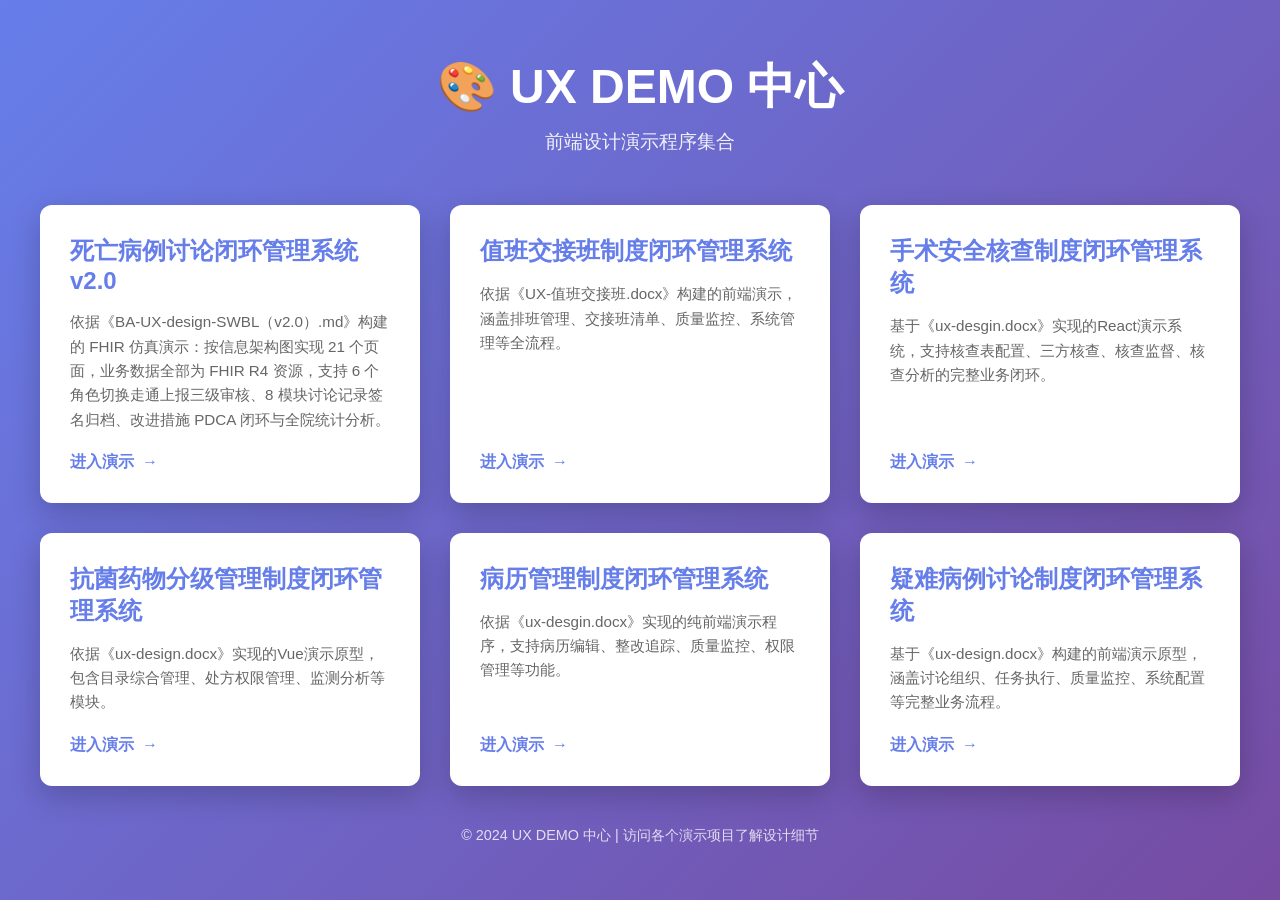
<file: index.html>
<!DOCTYPE html>
<html lang="zh-CN">
<head>
    <meta charset="UTF-8">
    <meta name="viewport" content="width=device-width, initial-scale=1.0">
    <title>UX DEMO 中心</title>
    <style>
        * {
            margin: 0;
            padding: 0;
            box-sizing: border-box;
        }

        body {
            font-family: -apple-system, BlinkMacSystemFont, 'Segoe UI', Roboto, 'Helvetica Neue', Arial, sans-serif;
            background: linear-gradient(135deg, #667eea 0%, #764ba2 100%);
            min-height: 100vh;
            display: flex;
            align-items: center;
            justify-content: center;
            padding: 20px;
        }

        .container {
            max-width: 1200px;
            width: 100%;
        }

        .header {
            text-align: center;
            color: white;
            margin-bottom: 50px;
        }

        .header h1 {
            font-size: 3rem;
            margin-bottom: 10px;
            font-weight: 700;
        }

        .header p {
            font-size: 1.2rem;
            opacity: 0.9;
        }

        .demos-grid {
            display: grid;
            grid-template-columns: repeat(auto-fit, minmax(300px, 1fr));
            gap: 30px;
            margin-bottom: 40px;
        }

        .demo-card {
            background: white;
            border-radius: 12px;
            padding: 30px;
            box-shadow: 0 10px 30px rgba(0, 0, 0, 0.2);
            transition: all 0.3s ease;
            text-decoration: none;
            color: inherit;
            cursor: pointer;
            display: flex;
            flex-direction: column;
        }

        .demo-card:hover {
            transform: translateY(-5px);
            box-shadow: 0 15px 40px rgba(0, 0, 0, 0.3);
        }

        .demo-card h2 {
            color: #667eea;
            margin-bottom: 15px;
            font-size: 1.5rem;
        }

        .demo-card p {
            color: #666;
            margin-bottom: 20px;
            flex-grow: 1;
            font-size: 0.95rem;
            line-height: 1.6;
        }

        .demo-card .link {
            color: #667eea;
            font-weight: 600;
            display: inline-flex;
            align-items: center;
            gap: 8px;
            transition: gap 0.3s ease;
        }

        .demo-card:hover .link {
            gap: 12px;
        }

        .demo-card .link::after {
            content: '→';
        }

        .footer {
            text-align: center;
            color: white;
            opacity: 0.8;
            font-size: 0.9rem;
        }
    </style>
</head>
<body>
    <div class="container">
        <div class="header">
            <h1>🎨 UX DEMO 中心</h1>
            <p>前端设计演示程序集合</p>
        </div>

        <div class="demos-grid">
            <a href="/SWBL/" class="demo-card">
                <h2>死亡病例讨论闭环管理系统 v2.0</h2>
                <p>依据《BA-UX-design-SWBL（v2.0）.md》构建的 FHIR 仿真演示：按信息架构图实现 21 个页面，业务数据全部为 FHIR R4 资源，支持 6 个角色切换走通上报三级审核、8 模块讨论记录签名归档、改进措施 PDCA 闭环与全院统计分析。</p>
                <span class="link">进入演示</span>
            </a>

            <a href="/JJB/" class="demo-card">
                <h2>值班交接班制度闭环管理系统</h2>
                <p>依据《UX-值班交接班.docx》构建的前端演示，涵盖排班管理、交接班清单、质量监控、系统管理等全流程。</p>
                <span class="link">进入演示</span>
            </a>

            <a href="/SSAQ/" class="demo-card">
                <h2>手术安全核查制度闭环管理系统</h2>
                <p>基于《ux-desgin.docx》实现的React演示系统，支持核查表配置、三方核查、核查监督、核查分析的完整业务闭环。</p>
                <span class="link">进入演示</span>
            </a>

            <a href="/KJYWFJ/" class="demo-card">
                <h2>抗菌药物分级管理制度闭环管理系统</h2>
                <p>依据《ux-design.docx》实现的Vue演示原型，包含目录综合管理、处方权限管理、监测分析等模块。</p>
                <span class="link">进入演示</span>
            </a>

            <a href="/BLGL/app/" class="demo-card">
                <h2>病历管理制度闭环管理系统</h2>
                <p>依据《ux-desgin.docx》实现的纯前端演示程序，支持病历编辑、整改追踪、质量监控、权限管理等功能。</p>
                <span class="link">进入演示</span>
            </a>

            <a href="/YNBLTL/" class="demo-card">
                <h2>疑难病例讨论制度闭环管理系统</h2>
                <p>基于《ux-design.docx》构建的前端演示原型，涵盖讨论组织、任务执行、质量监控、系统配置等完整业务流程。</p>
                <span class="link">进入演示</span>
            </a>
        </div>

        <div class="footer">
            <p>© 2024 UX DEMO 中心 | 访问各个演示项目了解设计细节</p>
        </div>
    </div>
</body>
</html>
</file>
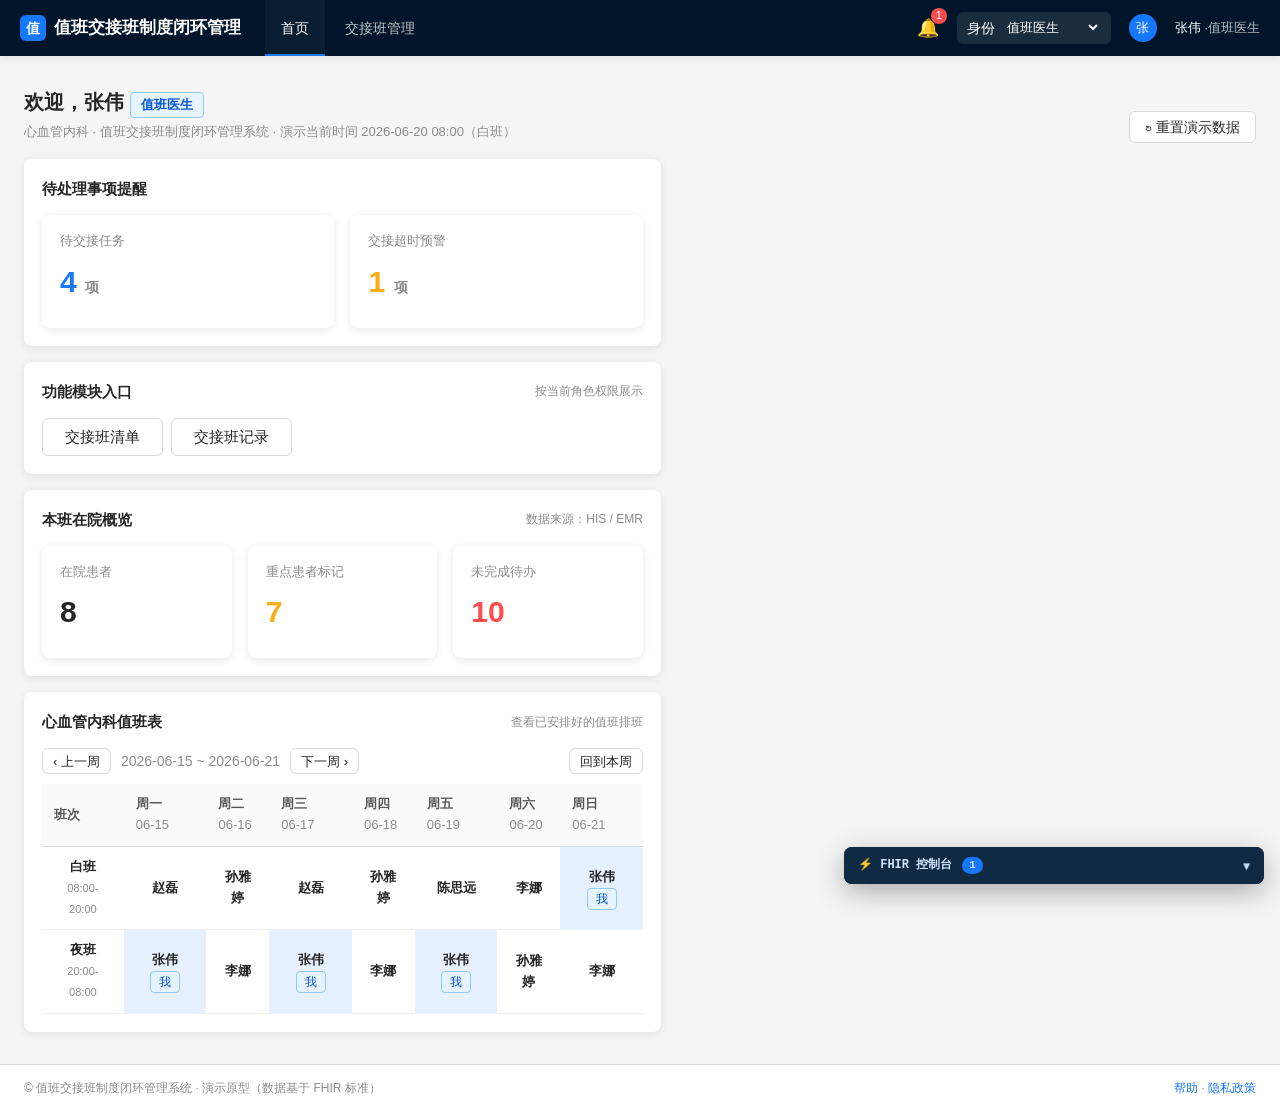
<file: JJB/index.html>
<!DOCTYPE html>
<html lang="zh-CN">
<head>
<meta charset="UTF-8">
<meta name="viewport" content="width=device-width, initial-scale=1.0">
<title>值班交接班制度闭环管理系统</title>
<link rel="stylesheet" href="assets/css/style.css">
</head>
<body>
  <!-- 顶部导航 -->
  <header id="topbar" class="topbar"></header>

  <!-- 主体：侧栏 + 内容 -->
  <div class="layout">
    <aside id="sidebar" class="sidebar"></aside>
    <main class="main">
      <div id="breadcrumb" class="breadcrumb"></div>
      <div id="view" class="view"></div>
      <footer class="footer">
        <span>© 值班交接班制度闭环管理系统 · 演示原型（数据基于 FHIR 标准）</span>
        <span><a href="#">帮助</a> · <a href="#">隐私政策</a></span>
      </footer>
    </main>
  </div>

  <!-- FHIR 请求控制台（可折叠） -->
  <div id="fhir-console" class="fhir-console collapsed">
    <div class="fc-head" onclick="App.toggleConsole()">
      <span>⚡ FHIR 控制台</span>
      <span class="fc-count" id="fc-count">0</span>
      <span class="fc-toggle">▲</span>
    </div>
    <div class="fc-body" id="fc-body"></div>
  </div>

  <!-- 全局容器：弹框 / 提示 -->
  <div id="modal-root"></div>
  <div id="toast-root" class="toast-root"></div>

  <!-- 按依赖顺序加载（classic scripts，零构建，可直接静态托管） -->
  <script src="assets/js/util.js"></script>
  <script src="assets/js/fhir.js"></script>
  <script src="assets/js/seed.js"></script>
  <script src="assets/js/auth.js"></script>
  <script src="assets/js/pages/home.js"></script>
  <script src="assets/js/pages/rule.js"></script>
  <script src="assets/js/pages/template.js"></script>
  <script src="assets/js/pages/roster.js"></script>
  <script src="assets/js/pages/handover-list.js"></script>
  <script src="assets/js/pages/handover-record.js"></script>
  <script src="assets/js/pages/monitor.js"></script>
  <script src="assets/js/pages/report.js"></script>
  <script src="assets/js/pages/sysconfig.js"></script>
  <script src="assets/js/pages/userperm.js"></script>
  <script src="assets/js/router.js"></script>
  <script src="assets/js/app.js"></script>
</body>
</html>
</file>
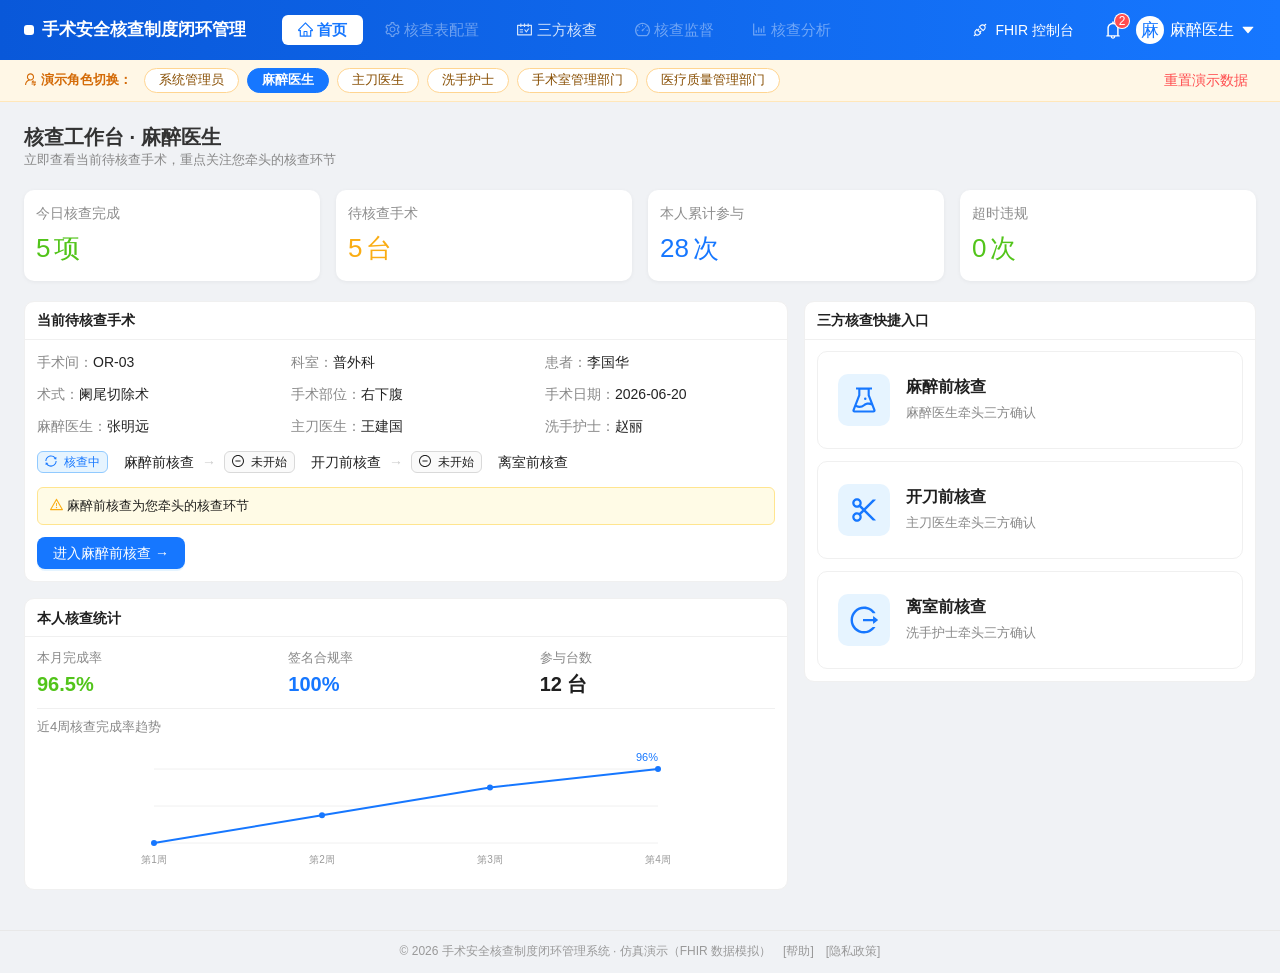
<file: SSAQ/index.html>
<!DOCTYPE html>
<html lang="zh-CN">
<head>
  <meta charset="UTF-8" />
  <meta name="viewport" content="width=device-width, initial-scale=1.0" />
  <title>手术安全核查制度闭环管理系统 · 仿真演示</title>
  <link rel="stylesheet" href="vendor/reset.css" />
  <link rel="stylesheet" href="src/app.css" />
</head>
<body>
  <div id="root">
    <div id="boot">正在加载手术安全核查制度闭环管理系统…</div>
  </div>

  <!-- 依赖（本地打包，离线可用） -->
  <script src="vendor/react.production.min.js"></script>
  <script src="vendor/react-dom.production.min.js"></script>
  <script src="vendor/dayjs.min.js"></script>
  <script src="vendor/antd.min.js"></script>
  <script src="vendor/icons.min.js"></script>

  <!-- FHIR 仿真数据层（纯 JS，先于 Babel 执行） -->
  <script src="src/store.js"></script>

  <!-- Babel 运行时 + 业务页面（JSX） -->
  <script src="vendor/babel.min.js"></script>
  <script type="text/babel" data-presets="react" src="src/ui-common.jsx"></script>
  <script type="text/babel" data-presets="react" src="src/pages-home.jsx"></script>
  <script type="text/babel" data-presets="react" src="src/pages-config.jsx"></script>
  <script type="text/babel" data-presets="react" src="src/pages-checklist.jsx"></script>
  <script type="text/babel" data-presets="react" src="src/pages-monitor.jsx"></script>
  <script type="text/babel" data-presets="react" src="src/pages-analysis.jsx"></script>
  <script type="text/babel" data-presets="react" src="src/main.jsx"></script>
</body>
</html>
</file>
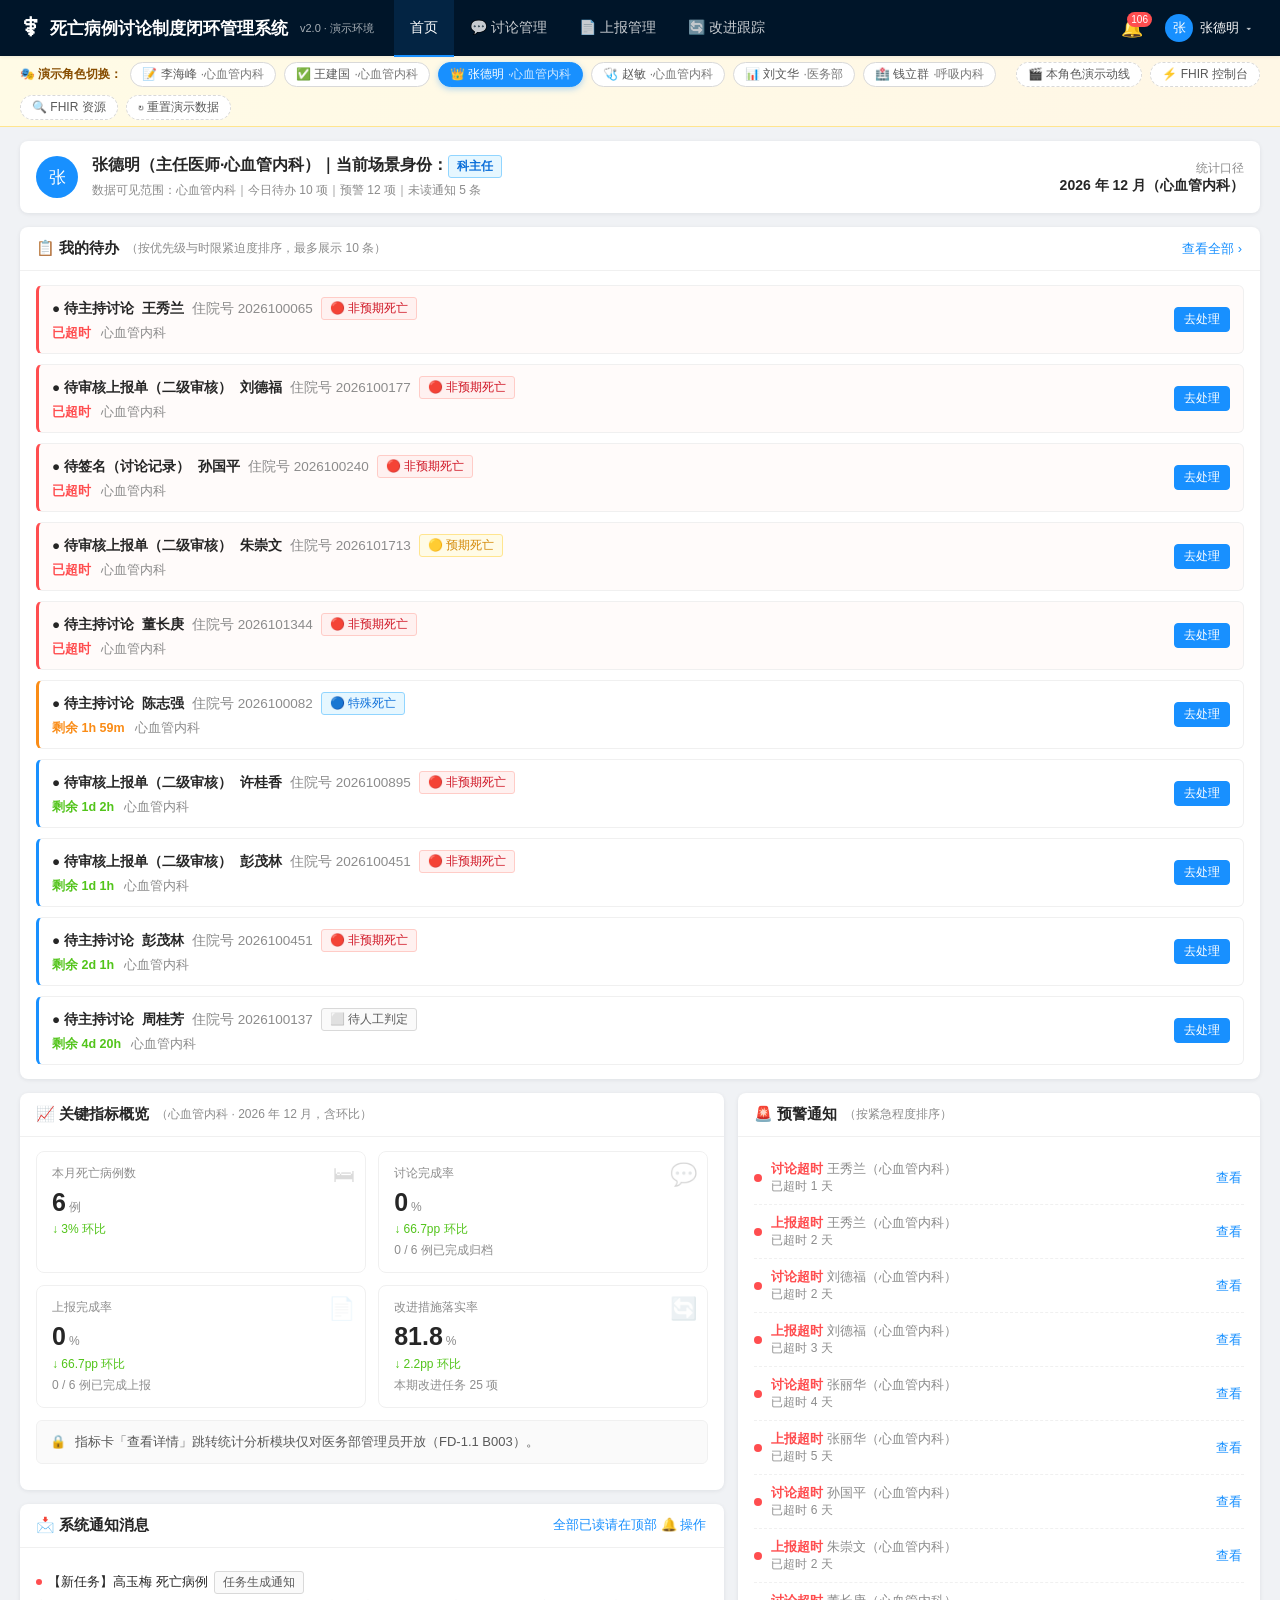
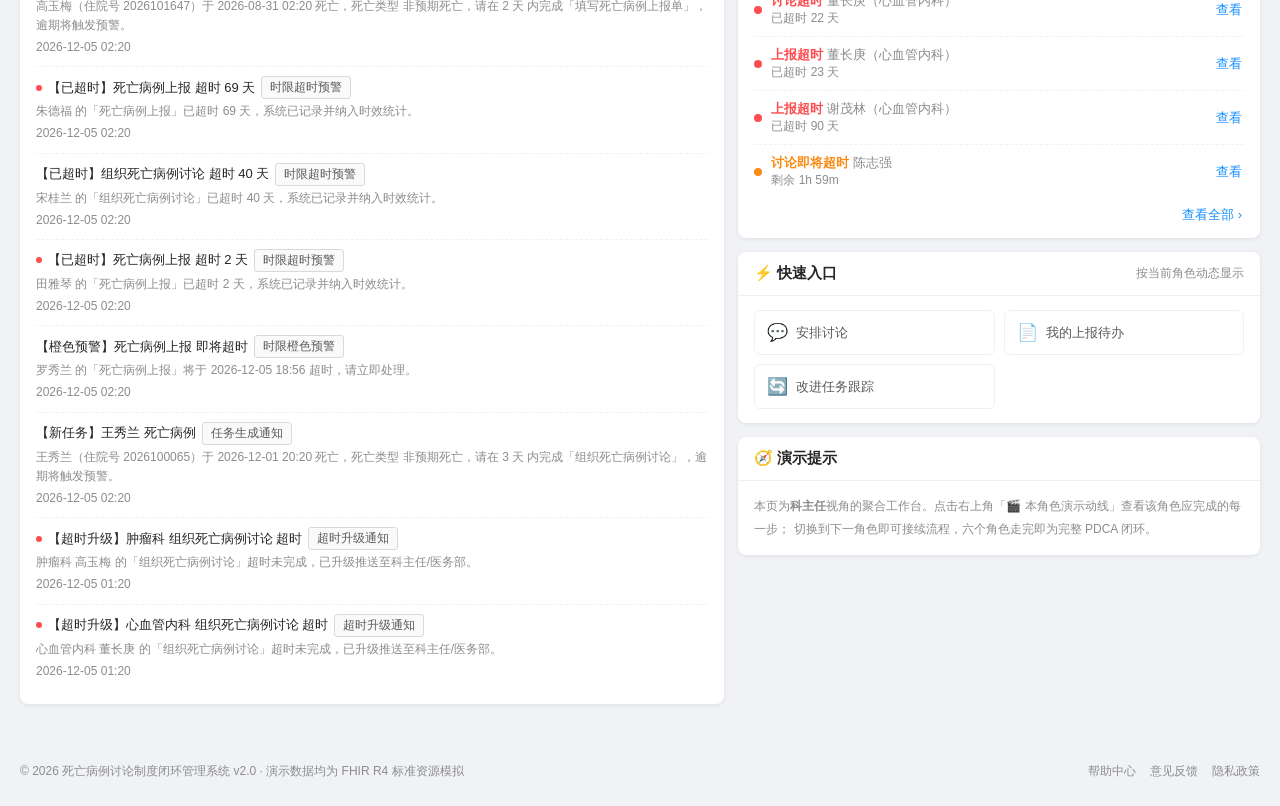
<file: SWBL/index.html>
<!DOCTYPE html>
<html lang="zh-CN">
<head>
  <meta charset="UTF-8">
  <meta name="viewport" content="width=device-width, initial-scale=1.0">
  <title>死亡病例讨论制度闭环管理系统 · 仿真演示</title>
  <link rel="stylesheet" href="css/styles.css">
</head>
<body>
  <div id="app"></div>

  <!-- 框架（本地零依赖） -->
  <script src="lib/vue.global.prod.js"></script>

  <!-- 数据层：FHIR 内存库 → 扩展编解码 → 词表与 Profile → 领域常量 → 时限引擎 → 状态机 -->
  <script src="js/fhir-store.js"></script>
  <script src="js/fhir-ext.js"></script>
  <script src="js/fhir-codesystems.js"></script>
  <script src="js/domain.js"></script>
  <script src="js/limits.js"></script>
  <script src="js/workflow.js"></script>

  <!-- 种子：基础数据与配置 → 病例工厂 → 演示剧本与背景量 -->
  <script src="js/seed.js"></script>
  <script src="js/case-factory.js"></script>
  <script src="js/seed-cases.js"></script>

  <!-- 服务层与统计 -->
  <script src="js/services.js"></script>
  <script src="js/stats.js"></script>

  <!-- 应用壳与通用组件 -->
  <script>window.AMS = { components: {}, pages: {} };</script>
  <script src="js/components/common.js"></script>
  <script src="js/app.js"></script>

  <!-- 页面：工作台 -->
  <script src="js/pages/home.js"></script>
  <script src="js/pages/forbidden.js"></script>

  <!-- 页面：讨论管理 L2-1 / L3-1-2 / L3-1-3 -->
  <script src="js/pages/discuss-list.js"></script>
  <script src="js/pages/discuss-detail.js"></script>
  <script src="js/pages/discuss-record.js"></script>

  <!-- 页面：上报管理 L2-2 / L3-2-2 -->
  <script src="js/pages/report-list.js"></script>
  <script src="js/pages/report-form.js"></script>

  <!-- 页面：改进跟踪 L2-3 / L3-3-2 -->
  <script src="js/pages/improve-list.js"></script>
  <script src="js/pages/improve-detail.js"></script>

  <!-- 页面：统计分析 L3-4-1 ~ L3-4-7 -->
  <script src="js/pages/stat-overview.js"></script>
  <script src="js/pages/stat-dept.js"></script>
  <script src="js/pages/stat-cause.js"></script>
  <script src="js/pages/stat-trend.js"></script>
  <script src="js/pages/stat-improve.js"></script>
  <script src="js/pages/stat-timeliness.js"></script>
  <script src="js/pages/stat-report.js"></script>

  <!-- 页面：系统管理 L3-5-1 ~ L3-5-6 -->
  <script src="js/pages/sys-template.js"></script>
  <script src="js/pages/sys-timeout.js"></script>
  <script src="js/pages/sys-basedata.js"></script>
  <script src="js/pages/sys-role.js"></script>
  <script src="js/pages/sys-notify.js"></script>
  <script src="js/pages/sys-approval.js"></script>

  <!-- 启动：初始化 FHIR 基础数据与演示病例，然后挂载应用 -->
  <script>
    (function () {
      var t0 = Date.now();
      Seed.runBase();
      SeedCases.run();
      window.__SEED_MS__ = Date.now() - t0;
      window.__BOOT__();
      console.log('[SWBL] 初始化完成，种子耗时 ' + window.__SEED_MS__ + 'ms');
    })();
  </script>
</body>
</html>
</file>
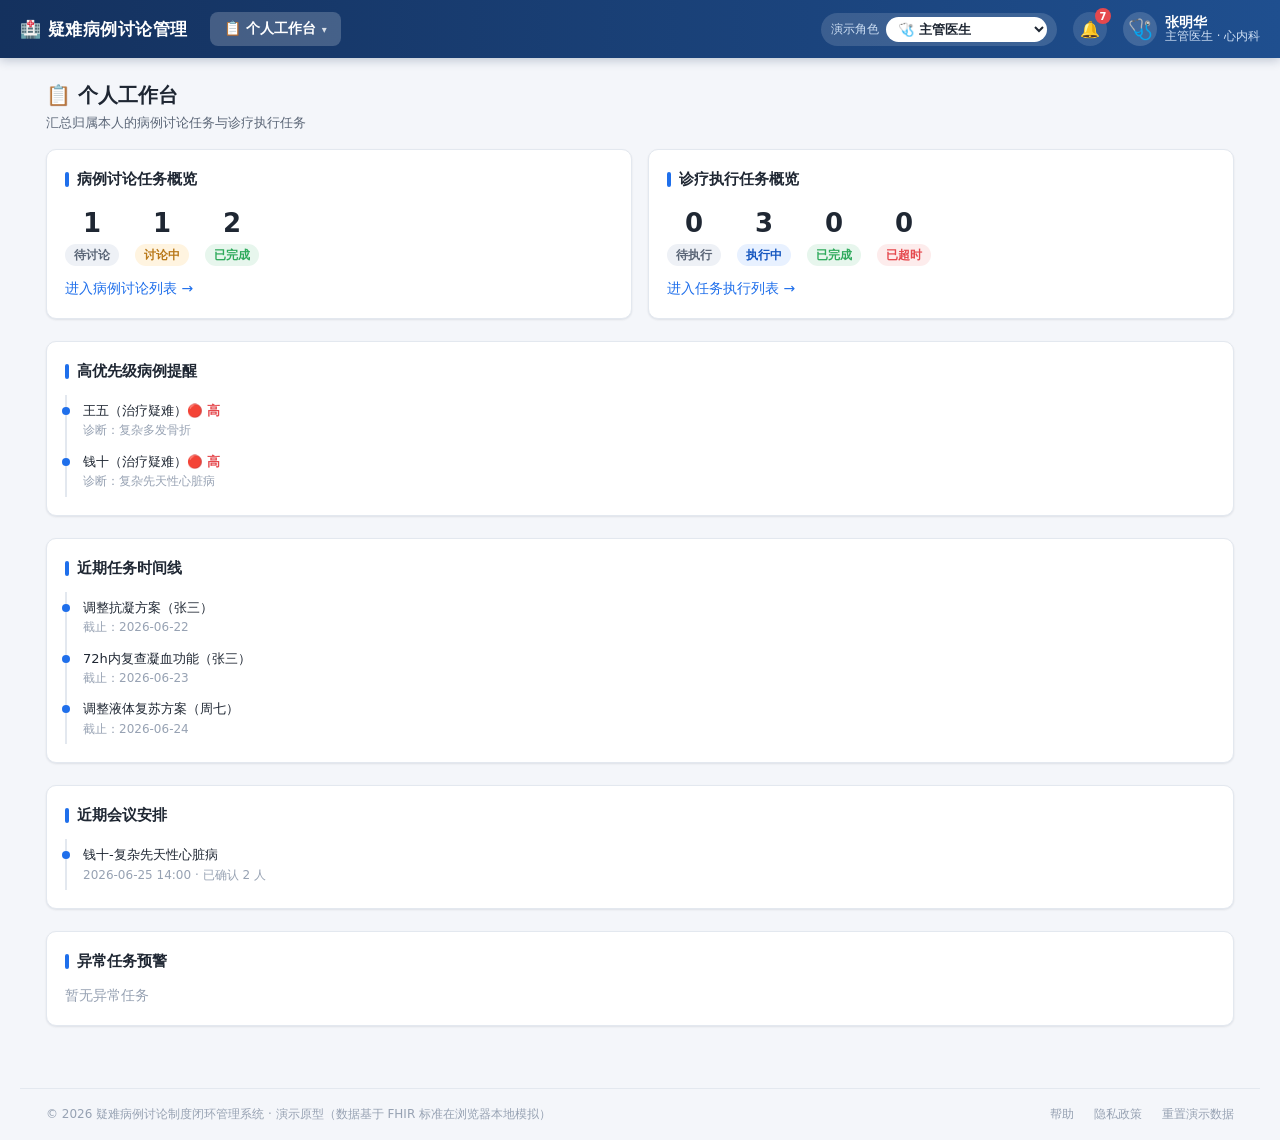
<file: YNBLTL/index.html>
<!DOCTYPE html>
<html lang="zh-CN">
<head>
  <meta charset="UTF-8" />
  <meta name="viewport" content="width=device-width, initial-scale=1.0" />
  <title>疑难病例讨论制度闭环管理系统 · 演示原型</title>
  <link rel="stylesheet" href="css/styles.css" />
</head>
<body>
  <!-- ===================== 顶部导航栏 (A) ===================== -->
  <header class="topbar" id="topbar">
    <div class="topbar-left">
      <span class="brand">🏥 疑难病例讨论管理</span>
      <nav class="mainnav" id="mainnav"><!-- 主导航按角色动态渲染 --></nav>
    </div>
    <div class="topbar-right">
      <!-- 角色切换器：演示时通过它切换登录角色，体验完整业务流程 -->
      <div class="role-switcher" id="roleSwitcher" title="切换演示角色">
        <span class="role-switcher-label">演示角色</span>
        <select id="roleSelect"></select>
      </div>
      <button class="icon-btn" id="msgBtn" title="消息通知">
        🔔<span class="badge" id="msgBadge">0</span>
      </button>
      <div class="user-chip" id="userChip">
        <span class="avatar" id="userAvatar">👤</span>
        <span class="user-meta">
          <span class="user-name" id="userName">—</span>
          <span class="user-role" id="userRole">—</span>
        </span>
      </div>
    </div>
  </header>

  <!-- ===================== 面包屑 (B) ===================== -->
  <div class="breadcrumb-bar" id="breadcrumbBar" style="display:none">
    <nav class="breadcrumb" id="breadcrumb"></nav>
  </div>

  <!-- ===================== 主内容容器 ===================== -->
  <main class="page-root" id="pageRoot"></main>

  <!-- ===================== 底部信息栏 (E) ===================== -->
  <footer class="footer">
    <span>© 2026 疑难病例讨论制度闭环管理系统 · 演示原型（数据基于 FHIR 标准在浏览器本地模拟）</span>
    <span class="footer-links">
      <a href="#" id="helpLink">帮助</a>
      <a href="#" id="privacyLink">隐私政策</a>
      <a href="#" id="resetLink" title="清空本地缓存并重新生成演示数据">重置演示数据</a>
    </span>
  </footer>

  <!-- ===================== 全局容器 ===================== -->
  <div id="modalLayer"></div>
  <div id="toastLayer"></div>
  <div id="drawerLayer"></div>

  <!-- ===================== 脚本（按依赖顺序加载，无需构建工具） ===================== -->
  <script src="js/util.js"></script>
  <script src="js/fhir.js"></script>
  <script src="js/seed.js"></script>
  <script src="js/auth.js"></script>
  <script src="js/components.js"></script>
  <script src="js/domain.js"></script>
  <script src="js/router.js"></script>
  <script src="js/pages/workbench.js"></script>
  <script src="js/pages/discussion.js"></script>
  <script src="js/pages/meeting-create.js"></script>
  <script src="js/pages/research-record.js"></script>
  <script src="js/pages/tracking.js"></script>
  <script src="js/pages/reports.js"></script>
  <script src="js/pages/admin.js"></script>
  <script src="js/app.js"></script>
</body>
</html>
</file>
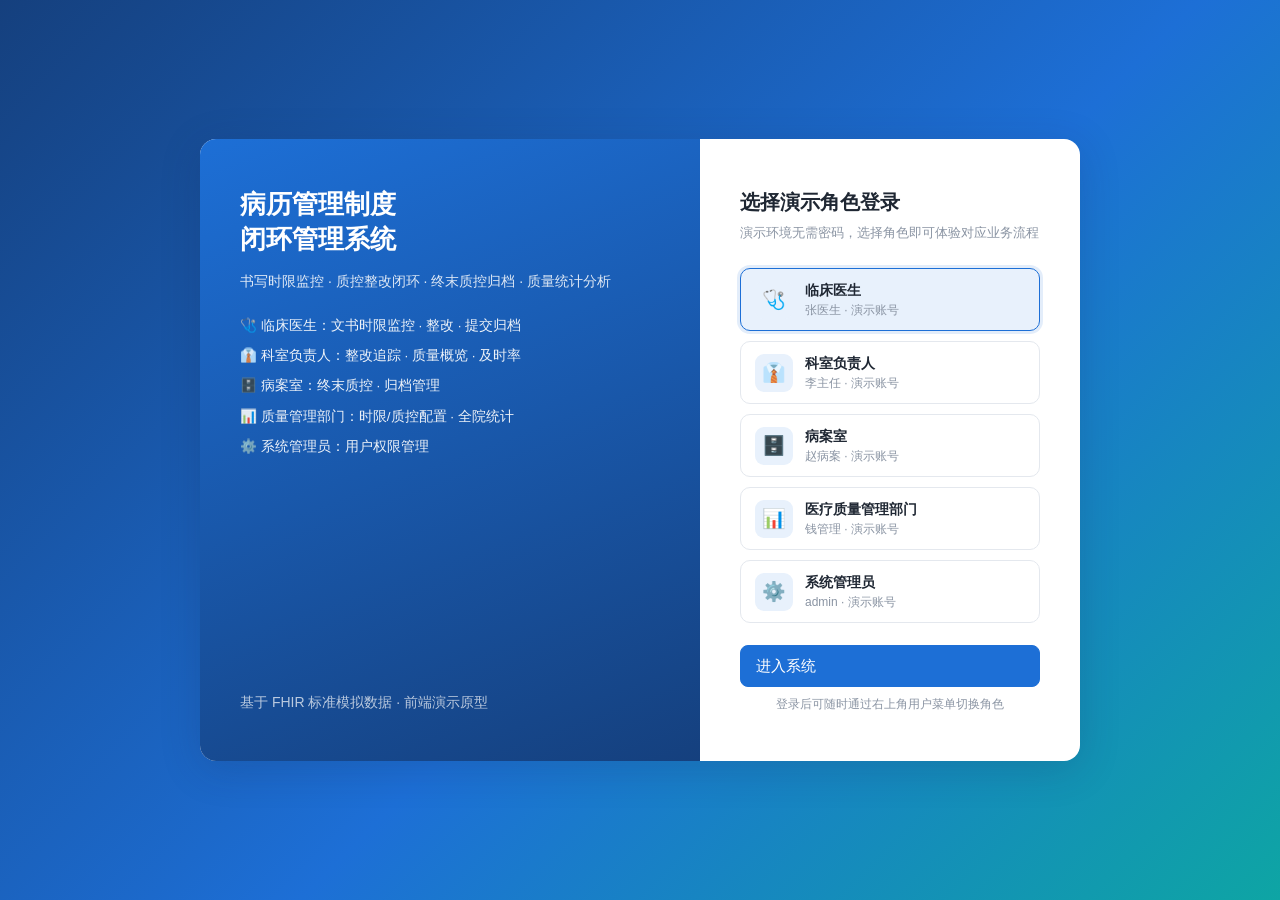
<file: BLGL/app/index.html>
<!DOCTYPE html>
<html lang="zh-CN">
<head>
  <meta charset="UTF-8">
  <meta name="viewport" content="width=device-width, initial-scale=1.0">
  <title>病历管理制度闭环管理系统 · 演示原型</title>
  <link rel="stylesheet" href="css/styles.css">
  <link rel="icon" href="data:image/svg+xml,<svg xmlns='http://www.w3.org/2000/svg' viewBox='0 0 100 100'><text y='.9em' font-size='90'>🏥</text></svg>">
</head>
<body>
  <div id="root"></div>

  <!-- 数据与业务层 -->
  <script src="js/data.js"></script>
  <script src="js/business.js"></script>
  <script src="js/ui.js"></script>
  <script src="js/emr.js"></script>
  <script src="js/app.js"></script>
  <!-- 页面共享 -->
  <script src="js/pages/shared.js"></script>
  <!-- 各页面 -->
  <script src="js/pages/home.js"></script>
  <script src="js/pages/time-monitor.js"></script>
  <script src="js/pages/rectify.js"></script>
  <script src="js/pages/rectify-track.js"></script>
  <script src="js/pages/archive.js"></script>
  <script src="js/pages/quality.js"></script>
  <script src="js/pages/timeliness.js"></script>
  <script src="js/pages/time-config.js"></script>
  <script src="js/pages/qc-config.js"></script>
  <script src="js/pages/perm.js"></script>

  <script>App.init();</script>
</body>
</html>
</file>
<file: JJB/assets/css/style.css>
/* ===== 设计令牌（参考 Ant Design 色彩体系，文档规定） ===== */
:root{
  --primary:#1677FF; --success:#52C41A; --warning:#FAAD14; --error:#FF4D4F;
  --neutral:#8C8C8C; --bg:#F5F5F5; --card:#FFFFFF; --border:#D9D9D9;
  --text:#262626; --text-2:#595959; --text-3:#8C8C8C;
  --blue:#1677FF; --purple:#722ED1; --cyan:#13C2C2; --green:#52C41A;
  --orange:#FAAD14; --red:#FF4D4F;
  --radius:8px; --shadow:0 2px 8px rgba(0,0,0,.09);
}
*{box-sizing:border-box}
html,body{margin:0;padding:0}
body{font-family:-apple-system,"Segoe UI","PingFang SC","Microsoft YaHei",sans-serif;
  background:var(--bg);color:var(--text);font-size:14px;line-height:1.6}
a{color:var(--primary);text-decoration:none}
a:hover{text-decoration:underline}
h1,h2,h3,h4{margin:0}

/* ===== 顶部导航 ===== */
.topbar{position:sticky;top:0;z-index:50;height:56px;background:#001529;color:#fff;
  display:flex;align-items:center;padding:0 20px;gap:24px;box-shadow:var(--shadow)}
.topbar .logo{font-size:17px;font-weight:600;white-space:nowrap;display:flex;align-items:center;gap:8px}
.topbar .logo .mark{background:var(--primary);width:26px;height:26px;border-radius:6px;
  display:inline-flex;align-items:center;justify-content:center;font-size:14px}
.topbar nav{display:flex;gap:4px;flex:1}
.topbar nav a{color:rgba(255,255,255,.75);padding:0 16px;height:56px;line-height:56px;
  font-size:14px;border-bottom:2px solid transparent}
.topbar nav a:hover{color:#fff;text-decoration:none}
.topbar nav a.active{color:#fff;border-bottom-color:var(--primary);background:rgba(255,255,255,.04)}
.topbar .right{display:flex;align-items:center;gap:18px}
.topbar .bell{position:relative;cursor:pointer;font-size:18px}
.topbar .bell .badge{position:absolute;top:-6px;right:-8px;background:var(--error);color:#fff;
  font-size:11px;min-width:16px;height:16px;border-radius:8px;display:flex;align-items:center;
  justify-content:center;padding:0 4px;line-height:1}
.role-switch{display:flex;align-items:center;gap:8px;background:rgba(255,255,255,.1);
  padding:5px 10px;border-radius:6px;cursor:pointer}
.role-switch select{background:transparent;color:#fff;border:none;font-size:13px;cursor:pointer;outline:none}
.role-switch select option{color:#000}
.avatar{width:28px;height:28px;border-radius:50%;background:var(--primary);color:#fff;
  display:flex;align-items:center;justify-content:center;font-size:13px}

/* ===== 布局 ===== */
.layout{display:flex;min-height:calc(100vh - 56px)}
.sidebar{width:208px;background:var(--card);border-right:1px solid var(--border);padding:12px 0;flex-shrink:0}
.sidebar .grp{padding:8px 20px 4px;color:var(--text-3);font-size:12px;font-weight:600}
.sidebar a{display:flex;align-items:center;gap:10px;padding:10px 20px;color:var(--text-2);font-size:14px}
.sidebar a:hover{background:#f0f7ff;text-decoration:none;color:var(--primary)}
.sidebar a.active{background:#e6f0ff;color:var(--primary);font-weight:600;
  border-right:3px solid var(--primary)}
.sidebar.empty{display:none}
.main{flex:1;display:flex;flex-direction:column;min-width:0}
.breadcrumb{padding:14px 24px 0;color:var(--text-3);font-size:13px}
.breadcrumb b{color:var(--text-2);font-weight:400}
.view{flex:1;padding:16px 24px}
.footer{display:flex;justify-content:space-between;padding:14px 24px;color:var(--text-3);font-size:12px;
  border-top:1px solid var(--border);background:var(--card)}

/* ===== 通用卡片/区块 ===== */
.card{background:var(--card);border-radius:var(--radius);box-shadow:var(--shadow);padding:18px;margin-bottom:16px}
.card.flat{box-shadow:none;border:1px solid var(--border)}
.card-title{font-size:15px;font-weight:600;margin-bottom:14px;display:flex;align-items:center;
  justify-content:space-between;gap:8px}
.card-title .sub{font-size:12px;color:var(--text-3);font-weight:400}
.page-head{display:flex;justify-content:space-between;align-items:flex-end;margin-bottom:16px;gap:12px;flex-wrap:wrap}
.page-head h2{font-size:20px}
.page-head .desc{color:var(--text-3);font-size:13px;margin-top:4px;max-width:680px}
.row{display:flex;gap:16px;flex-wrap:wrap}
.col{flex:1;min-width:0}
.grid-1{display:grid;grid-template-columns:1fr;gap:16px}
.grid-2{display:grid;grid-template-columns:1fr 1fr;gap:16px}
.grid-3{display:grid;grid-template-columns:repeat(3,1fr);gap:16px}
.grid-4{display:grid;grid-template-columns:repeat(4,1fr);gap:16px}
@media(max-width:1100px){.grid-4{grid-template-columns:repeat(2,1fr)}.grid-3{grid-template-columns:1fr 1fr}}

/* ===== 按钮 ===== */
.btn{display:inline-flex;align-items:center;gap:6px;height:32px;padding:0 15px;border-radius:6px;
  border:1px solid var(--border);background:#fff;color:var(--text);font-size:14px;cursor:pointer;
  transition:.15s;white-space:nowrap;line-height:1}
.btn:hover{color:var(--primary);border-color:var(--primary)}
.btn.primary{background:var(--primary);border-color:var(--primary);color:#fff}
.btn.primary:hover{background:#4096ff;border-color:#4096ff;color:#fff}
.btn.danger{color:var(--error);border-color:#ffccc7}
.btn.danger:hover{background:var(--error);color:#fff;border-color:var(--error)}
.btn.sm{height:26px;padding:0 10px;font-size:13px}
.btn.lg{height:38px;padding:0 22px;font-size:15px}
.btn:disabled{opacity:.5;cursor:not-allowed}
.btn-link{background:none;border:none;color:var(--primary);cursor:pointer;font-size:13px;padding:0 4px}
.btn-link.danger{color:var(--error)}
.btn-link:hover{text-decoration:underline}
.btn-group{display:flex;gap:8px;flex-wrap:wrap}

/* ===== 表格 ===== */
table.tbl{width:100%;border-collapse:collapse;font-size:13px}
.tbl th{text-align:left;padding:10px 12px;background:#fafafa;color:var(--text-2);font-weight:600;
  border-bottom:1px solid var(--border);white-space:nowrap}
.tbl td{padding:10px 12px;border-bottom:1px solid #f0f0f0;vertical-align:middle}
.tbl tr:hover td{background:#fafcff}
.tbl tr.muted td{color:var(--text-3);background:#fafafa}
.tbl tr.warn-row td{background:#fffbe6}
.tbl tr.error-row td{background:#fff1f0}
.tbl tr.clickable{cursor:pointer}
.tbl tr.selected td{background:#e6f0ff}
.tbl .num{text-align:right;font-variant-numeric:tabular-nums}

/* ===== 标签 ===== */
.tag{display:inline-flex;align-items:center;gap:4px;height:22px;padding:0 8px;border-radius:4px;
  font-size:12px;line-height:1;border:1px solid transparent}
.tag.green{background:#f6ffed;color:#389e0d;border-color:#b7eb8f}
.tag.red{background:#fff1f0;color:#cf1322;border-color:#ffa39e}
.tag.orange{background:#fff7e6;color:#d46b08;border-color:#ffd591}
.tag.blue{background:#e6f4ff;color:#0958d9;border-color:#91caff}
.tag.purple{background:#f9f0ff;color:#531dab;border-color:#d3adf7}
.tag.cyan{background:#e6fffb;color:#08979c;border-color:#87e8de}
.tag.gray,.tag.default{background:#fafafa;color:#8c8c8c;border-color:#d9d9d9}
.tag.lg{height:26px;font-size:13px;padding:0 10px}

/* ===== 表单 ===== */
.form-item{margin-bottom:14px}
.form-item > label{display:block;margin-bottom:6px;font-size:13px;color:var(--text-2)}
.form-item > label .req{color:var(--error);margin-right:3px}
.input,.select,textarea.input{width:100%;height:32px;border:1px solid var(--border);border-radius:6px;
  padding:0 11px;font-size:14px;outline:none;background:#fff;font-family:inherit}
textarea.input{height:auto;padding:7px 11px;resize:vertical}
.input:focus,.select:focus,textarea.input:focus{border-color:var(--primary);box-shadow:0 0 0 2px rgba(22,119,255,.1)}
.input.err{border-color:var(--error)}
.field-err{color:var(--error);font-size:12px;margin-top:4px;min-height:0}
.form-row{display:flex;gap:12px}.form-row .form-item{flex:1}
.hint{background:#f0f7ff;border:1px solid #91caff;border-radius:6px;padding:10px 12px;font-size:12px;
  color:var(--text-2);margin-bottom:12px}
.hint.warn{background:#fffbe6;border-color:#ffe58f}

/* ===== 指标卡片 ===== */
.kpi{background:var(--card);border-radius:var(--radius);box-shadow:var(--shadow);padding:16px 18px}
.kpi .label{color:var(--text-3);font-size:13px;display:flex;align-items:center;gap:6px}
.kpi .value{font-size:30px;font-weight:700;margin:6px 0;font-variant-numeric:tabular-nums}
.kpi .delta{font-size:12px}
.kpi .delta.up{color:var(--success)}.kpi .delta.down{color:var(--error)}
.kpi.warn .value{color:var(--warning)} .kpi.error .value{color:var(--error)}

/* ===== 弹框 ===== */
.modal-mask{position:fixed;inset:0;background:rgba(0,0,0,.45);z-index:100;display:flex;
  align-items:flex-start;justify-content:center;padding:60px 16px;overflow:auto}
.modal-mask.drawer-mask{padding:0;align-items:stretch}
.modal{background:#fff;border-radius:var(--radius);box-shadow:0 8px 28px rgba(0,0,0,.2);width:600px;
  max-width:100%;animation:pop .18s ease}
.modal.wide{width:760px}
.modal.drawer{width:520px;max-width:100%;align-self:stretch;border-radius:0;margin-left:auto;
  height:100vh;display:flex;flex-direction:column;animation:slidein .18s ease}
@keyframes pop{from{transform:translateY(-12px);opacity:0}to{transform:none;opacity:1}}
@keyframes slidein{from{transform:translateX(24px);opacity:0}to{transform:none;opacity:1}}
.modal-head{padding:16px 20px;border-bottom:1px solid var(--border);font-size:16px;font-weight:600;
  display:flex;justify-content:space-between;align-items:center;flex-shrink:0}
.modal-head .x{cursor:pointer;color:var(--text-3);font-size:18px}
.modal-body{padding:20px;max-height:62vh;overflow:auto}
.modal.drawer .modal-body{max-height:none;flex:1;overflow:auto;min-height:0}
.modal-foot{padding:12px 20px;border-top:1px solid var(--border);display:flex;justify-content:flex-end;gap:10px;flex-shrink:0}

/* ===== Toast ===== */
.toast-root{position:fixed;top:16px;left:50%;transform:translateX(-50%);z-index:200;
  display:flex;flex-direction:column;gap:8px;align-items:center}
.toast{background:#fff;border-radius:6px;box-shadow:0 6px 18px rgba(0,0,0,.15);padding:9px 16px;
  font-size:14px;display:flex;align-items:center;gap:8px;animation:pop .18s ease;border-left:3px solid var(--primary)}
.toast.success{border-left-color:var(--success)}
.toast.error{border-left-color:var(--error)}
.toast.warn{border-left-color:var(--warning)}

/* ===== FHIR 控制台 ===== */
.fhir-console{position:fixed;right:16px;bottom:16px;width:420px;max-width:calc(100vw - 32px);
  background:#0b1f33;color:#cfe3ff;border-radius:8px;box-shadow:0 8px 28px rgba(0,0,0,.3);z-index:80;
  font-family:"SF Mono",Consolas,monospace;font-size:12px;overflow:hidden}
.fhir-console.collapsed .fc-body{display:none}
.fhir-console.collapsed .fc-toggle{transform:rotate(180deg)}
.fc-head{padding:9px 14px;background:#102a44;display:flex;align-items:center;gap:10px;cursor:pointer;
  font-weight:600}
.fc-head .fc-count{background:var(--primary);border-radius:10px;padding:0 7px;font-size:11px}
.fc-head .fc-toggle{margin-left:auto;transition:.2s}
.fc-body{max-height:260px;overflow:auto;padding:6px 0}
.fc-line{padding:5px 14px;border-bottom:1px solid rgba(255,255,255,.05);white-space:nowrap;overflow:hidden;
  text-overflow:ellipsis}
.fc-line .m{font-weight:700;display:inline-block;width:54px}
.fc-line .m.POST{color:#95de64}.fc-line .m.PUT{color:#ffd666}.fc-line .m.GET{color:#69b1ff}
.fc-line .m.DELETE{color:#ff7875}.fc-line .url{color:#cfe3ff}.fc-line .t{color:#6c8aa8;float:right}

/* misc */
.muted-text{color:var(--text-3)}
.empty-state{text-align:center;padding:48px 16px;color:var(--text-3)}
.empty-state .ic{font-size:34px;display:block;margin-bottom:8px}
.dot{display:inline-block;width:7px;height:7px;border-radius:50%;margin-right:5px}
.dot.green{background:var(--success)}.dot.orange{background:var(--warning)}.dot.red{background:var(--error)}
.dot.gray{background:var(--neutral)}
.bar-wrap{background:#f0f0f0;border-radius:4px;height:8px;overflow:hidden;min-width:80px}
.bar{height:100%;background:var(--primary);border-radius:4px}
.sync-status{display:flex;gap:14px;flex-wrap:wrap;font-size:12px;color:var(--text-3)}
.sync-status .ok{color:var(--success)}.sync-status .bad{color:var(--error)}
.sep{height:1px;background:#f0f0f0;margin:14px 0}
.flex-between{display:flex;justify-content:space-between;align-items:center;gap:10px;flex-wrap:wrap}
.toolbar{display:flex;gap:10px;align-items:center;margin-bottom:14px;flex-wrap:wrap}
.toolbar .spacer{flex:1}
.pill{padding:4px 12px;border-radius:16px;border:1px solid var(--border);cursor:pointer;font-size:13px;background:#fff}
.pill.active{background:var(--primary);color:#fff;border-color:var(--primary)}
.noaccess{text-align:center;padding:80px 20px;color:var(--text-3)}
.noaccess .ic{font-size:48px}

/* ===== 账号禁用拦截 ===== */
.acct-locked{text-align:center;padding:80px 20px;color:var(--text-2)}
.acct-locked .ic{font-size:48px}

/* ===== 基础多选（Element 风格：Tag 展示已选项） ===== */
.ms-box{min-height:32px;border:1px solid var(--border);border-radius:6px;padding:4px 6px;
  display:flex;flex-wrap:wrap;gap:5px;align-items:center;cursor:pointer;background:#fff}
.ms-box:hover{border-color:var(--primary)}
.ms-box.empty{color:var(--text-3);font-size:13px;padding:0 11px;height:32px}
.ms-tag{display:inline-flex;align-items:center;gap:4px;height:22px;padding:0 4px 0 8px;border-radius:4px;
  background:#f0f0f0;color:var(--text-2);font-size:12px;line-height:1}
.ms-tag .x{cursor:pointer;color:var(--text-3);font-weight:700;padding:0 4px}
.ms-tag .x:hover{color:var(--error)}
.ms-picker-list{max-height:280px;overflow:auto;border:1px solid var(--border);border-radius:6px;margin-top:8px}
.ms-picker-list label{display:flex;align-items:center;gap:8px;padding:8px 12px;font-weight:400;
  border-bottom:1px solid #f5f5f5;cursor:pointer}
.ms-picker-list label:last-child{border-bottom:none}
.ms-picker-list label:hover{background:#f7faff}
</file>
<file: SSAQ/src/app.css>
:root {
  --primary: #1677ff;
  --success: #52c41a;
  --error: #ff4d4f;
  --warning: #faad14;
}
* { box-sizing: border-box; }
html, body, #root { height: 100%; margin: 0; }
body {
  font-family: -apple-system, BlinkMacSystemFont, 'Segoe UI', 'PingFang SC', 'Microsoft YaHei', sans-serif;
  background: #f0f2f5;
  color: #333;
}
#boot { padding: 80px; text-align: center; color: #999; }

/* ---- 顶部导航 ---- */
.ssaq-header {
  display: flex; align-items: center; height: 60px;
  background: linear-gradient(90deg, #0958d9 0%, #1677ff 100%);
  padding: 0 24px; color: #fff; position: sticky; top: 0; z-index: 100;
}
.ssaq-logo { font-size: 17px; font-weight: 700; white-space: nowrap; display: flex; align-items: center; gap: 8px; }
.ssaq-logo .dot { width: 10px; height: 10px; border-radius: 3px; background: #fff; display: inline-block; }
.ssaq-nav { display: flex; gap: 6px; margin-left: 36px; flex: 1; }
.ssaq-nav .nav-item {
  padding: 6px 16px; border-radius: 6px; cursor: pointer; font-size: 15px;
  color: rgba(255,255,255,.82); transition: all .2s; user-select: none;
}
.ssaq-nav .nav-item:hover { background: rgba(255,255,255,.14); color: #fff; }
.ssaq-nav .nav-item.active { background: #fff; color: #1677ff; font-weight: 600; }
.ssaq-nav .nav-item.disabled { color: rgba(255,255,255,.40); cursor: not-allowed; }
.ssaq-nav .nav-item.disabled:hover { background: transparent; }
.ssaq-header-right { display: flex; align-items: center; gap: 14px; }

/* ---- 角色切换条 ---- */
.role-switch-bar {
  display: flex; align-items: center; gap: 8px; flex-wrap: wrap;
  background: #fff7e6; border-bottom: 1px solid #ffe7ba; padding: 8px 24px;
  font-size: 13px;
}
.role-switch-bar .label { color: #d46b08; font-weight: 600; margin-right: 4px; }
.role-chip {
  padding: 4px 14px; border-radius: 16px; cursor: pointer; border: 1px solid #ffd591;
  background: #fff; color: #874d00; font-size: 13px; transition: all .15s;
}
.role-chip:hover { border-color: #ffa940; }
.role-chip.active { background: #1677ff; border-color: #1677ff; color: #fff; font-weight: 600; }

/* ---- 主体 ---- */
.ssaq-body { display: flex; min-height: calc(100vh - 60px - 41px); }
.ssaq-sider {
  width: 220px; background: #fff; border-right: 1px solid #f0f0f0; padding: 12px 0; flex-shrink: 0;
}
.ssaq-content { flex: 1; padding: 18px 24px 40px; min-width: 0; }
.ssaq-tabs {
  display: flex; gap: 6px; background: #fff; padding: 0 24px; border-bottom: 1px solid #f0f0f0;
}
.ssaq-tabs .tab {
  padding: 12px 18px; cursor: pointer; font-size: 14px; color: #555;
  border-bottom: 2px solid transparent; transition: all .15s;
}
.ssaq-tabs .tab:hover { color: #1677ff; }
.ssaq-tabs .tab.active { color: #1677ff; border-bottom-color: #1677ff; font-weight: 600; }

.ssaq-footer {
  text-align: center; color: #999; font-size: 12px; padding: 14px; background: #f0f2f5;
  border-top: 1px solid #e8e8e8;
}

.page-title { font-size: 20px; font-weight: 700; margin: 6px 0 4px; }
.page-sub { color: #888; font-size: 13px; margin-bottom: 16px; }

/* ---- 卡片网格 ---- */
.stat-grid { display: grid; grid-template-columns: repeat(4, 1fr); gap: 16px; }
.stat-grid.cols-3 { grid-template-columns: repeat(3, 1fr); }
.entry-grid { display: grid; grid-template-columns: repeat(auto-fill, minmax(240px, 1fr)); gap: 16px; }

.entry-card {
  background: #fff; border: 1px solid #f0f0f0; border-radius: 10px; padding: 22px 20px; cursor: pointer;
  transition: all .2s; display: flex; gap: 16px; align-items: flex-start;
}
.entry-card:hover { box-shadow: 0 6px 18px rgba(22,119,255,.14); border-color: #91caff; transform: translateY(-2px); }
.entry-card .ico { font-size: 28px; color: #1677ff; background: #e6f4ff; width: 52px; height: 52px; border-radius: 10px; display: flex; align-items: center; justify-content: center; flex-shrink: 0; }
.entry-card .ec-title { font-size: 16px; font-weight: 600; margin-bottom: 4px; }
.entry-card .ec-desc { font-size: 13px; color: #888; line-height: 1.5; }

/* 三方核查区 */
.party-grid { display: grid; grid-template-columns: repeat(3, 1fr); gap: 16px; }
@media (max-width: 1100px) { .party-grid { grid-template-columns: 1fr; } .stat-grid { grid-template-columns: repeat(2,1fr);} }
.party-card { background: #fff; border: 1px solid #f0f0f0; border-radius: 10px; padding: 16px; }
.party-card.me { border-color: #1677ff; box-shadow: 0 0 0 2px rgba(22,119,255,.12); }
.party-card.done { border-color: #b7eb8f; }
.party-head { display: flex; justify-content: space-between; align-items: center; margin-bottom: 10px; padding-bottom: 10px; border-bottom: 1px dashed #eee; }
.party-name { font-weight: 600; font-size: 15px; }
.check-item { display: flex; justify-content: space-between; align-items: center; padding: 7px 0; font-size: 13px; border-bottom: 1px solid #fafafa; }
.check-item .txt { color: #444; }

.info-card { background: #fff; border: 1px solid #f0f0f0; border-radius: 10px; padding: 18px 20px; margin-bottom: 16px; }
.info-grid { display: grid; grid-template-columns: repeat(3, 1fr); gap: 10px 24px; font-size: 14px; }
.info-grid .k { color: #888; }
.info-grid .v { color: #222; font-weight: 500; }

/* 进度步骤 */
.phase-steps { display: flex; align-items: center; gap: 8px; }
.phase-steps .ps { display: flex; align-items: center; gap: 8px; }
.phase-steps .arrow { color: #ccc; }

/* 迷你柱状图 */
.minibar { display: flex; align-items: flex-end; gap: 10px; height: 120px; padding-top: 10px; }
.minibar .bar-wrap { flex: 1; display: flex; flex-direction: column; align-items: center; gap: 6px; }
.minibar .bar { width: 70%; background: linear-gradient(180deg,#69b1ff,#1677ff); border-radius: 4px 4px 0 0; min-height: 4px; transition: height .4s; }
.minibar .bar-label { font-size: 12px; color: #888; }
.minibar .bar-val { font-size: 12px; color: #1677ff; font-weight: 600; }

/* FHIR 控制台 */
.fhir-log-item { font-family: 'SFMono-Regular', Consolas, monospace; font-size: 12px; padding: 7px 10px; border-bottom: 1px solid #f5f5f5; display: flex; gap: 8px; align-items: baseline; }
.fhir-method { font-weight: 700; padding: 1px 6px; border-radius: 4px; font-size: 11px; }
.m-GET { background: #e6f4ff; color: #1677ff; }
.m-POST { background: #f6ffed; color: #52c41a; }
.m-PUT { background: #fff7e6; color: #faad14; }
.m-DELETE { background: #fff1f0; color: #ff4d4f; }
.fhir-url { color: #333; flex: 1; word-break: break-all; }
.fhir-status { color: #999; }

.donut { display: flex; align-items: center; gap: 18px; }

/* 停用/禁用行变淡 */
.row-dim td { opacity: .5; }
.site-mismatch td { background: #fff1f0 !important; }
.minibar.tall { height: 150px; }
.line-chart { position: relative; }
</file>
<file: SWBL/css/styles.css>
/* =====================================================================
 * styles.css —— 死亡病例讨论制度闭环管理系统 · 演示前端样式
 * 色值与规范依据《BA-UX-design-SWBL（v2.0）》IX-3.2 通用组件规范、
 * IX-3.3 图标规范、IX-3.4 字体与颜色（Ant Design 色板）。
 * ===================================================================== */

:root {
  --primary: #1890FF;
  --primary-dark: #096DD9;
  --primary-light: #E6F7FF;
  --success: #52C41A;
  --success-light: #F6FFED;
  --warning: #FAAD14;
  --warning-light: #FFFBE6;
  --orange: #FA8C16;
  --orange-light: #FFF7E6;
  --danger: #FF4D4F;
  --danger-light: #FFF1F0;
  --purple: #722ED1;
  --teal: #13C2C2;
  --gray: #8C8C8C;
  --border: #D9D9D9;
  --border-2: #F0F0F0;
  --bg: #F0F2F5;
  --card: #FFFFFF;
  --text: #262626;
  --text-2: #595959;
  --text-3: #8C8C8C;
  --row-overtime: #FFF1F0;
  --shadow: 0 1px 4px rgba(0, 21, 41, .08);
  --shadow-lg: 0 6px 24px rgba(0, 21, 41, .18);
  --radius: 8px;
  --nav-h: 56px;
  --demo-h: 40px;
}

* { box-sizing: border-box; }
html, body { margin: 0; padding: 0; }
body {
  font-family: -apple-system, "Segoe UI", "Microsoft YaHei", "PingFang SC", "Hiragino Sans GB", sans-serif;
  font-size: 14px; color: var(--text); background: var(--bg);
  -webkit-font-smoothing: antialiased;
}
a { color: var(--primary); text-decoration: none; cursor: pointer; }
h1, h2, h3, h4 { margin: 0; font-weight: 600; color: var(--text); }
small { font-weight: 400; }
code, .mono { font-family: Consolas, "Courier New", monospace; }

/* ───────── 顶部主导航（一级菜单，横式） ───────── */
.topbar {
  position: sticky; top: 0; z-index: 200; height: var(--nav-h);
  background: #001529; color: #fff; box-shadow: var(--shadow);
}
.topbar-inner { max-width: 1680px; height: 100%; margin: 0 auto; padding: 0 20px; display: flex; align-items: center; gap: 20px; }
.brand { display: flex; align-items: center; gap: 8px; font-size: 17px; font-weight: 600; white-space: nowrap; }
.brand .logo { font-size: 22px; }
.brand .sub { font-size: 11px; font-weight: 400; opacity: .65; margin-left: 4px; }
.nav { display: flex; align-items: center; height: 100%; flex: 1; }
.nav-item { position: relative; height: 100%; display: flex; align-items: center; }
.nav-item > a { display: block; padding: 0 16px; line-height: var(--nav-h); color: rgba(255, 255, 255, .78); font-size: 14px; cursor: pointer; border-bottom: 2px solid transparent; }
.nav-item > a:hover { color: #fff; background: rgba(255, 255, 255, .06); }
.nav-item.active > a { color: #fff; border-bottom-color: var(--primary); background: rgba(24, 144, 255, .12); }
.nav-dropdown { display: none; position: absolute; top: calc(100% - 4px); left: 0; min-width: 178px; background: #fff; border-radius: 0 0 8px 8px; box-shadow: var(--shadow-lg); padding: 4px 0; z-index: 210; }
.nav-item:hover .nav-dropdown { display: block; }
.nav-dropdown a { display: block; padding: 9px 18px; color: var(--text-2); font-size: 13px; border-left: 3px solid transparent; }
.nav-dropdown a:hover { background: var(--primary-light); color: var(--primary); }
.nav-dropdown a.active { background: var(--primary-light); color: var(--primary); border-left-color: var(--primary); font-weight: 600; }
.topbar-right { display: flex; align-items: center; gap: 14px; }
.bell { position: relative; cursor: pointer; font-size: 18px; line-height: 1; }
.bell .badge, .pill-badge { position: absolute; top: -7px; right: -9px; background: var(--danger); color: #fff; border-radius: 9px; font-size: 10px; line-height: 15px; min-width: 16px; padding: 0 4px; text-align: center; font-style: normal; }
.bell.blink { animation: blink 1.4s infinite; }
@keyframes blink { 0%, 100% { opacity: 1 } 50% { opacity: .35 } }
.user-menu { display: flex; align-items: center; gap: 7px; cursor: pointer; padding: 4px 8px; border-radius: 6px; }
.user-menu:hover { background: rgba(255, 255, 255, .08); }
.avatar { width: 28px; height: 28px; border-radius: 50%; background: var(--primary); color: #fff; display: inline-flex; align-items: center; justify-content: center; font-size: 13px; }
.dropdown-panel { position: absolute; right: 18px; top: calc(var(--nav-h) - 2px); background: #fff; color: var(--text); border-radius: 8px; box-shadow: var(--shadow-lg); z-index: 300; overflow: hidden; }

/* ───────── 演示角色切换条（工具条，非业务页面区域） ───────── */
.role-switch { position: sticky; top: var(--nav-h); z-index: 190; background: linear-gradient(90deg, #FFFBE6, #FFF7E6); border-bottom: 1px solid #FFE58F; }
.role-switch-inner { max-width: 1680px; margin: 0 auto; padding: 6px 20px; display: flex; align-items: center; gap: 8px; flex-wrap: wrap; min-height: var(--demo-h); }
.role-switch .label { font-size: 12px; color: #874D00; font-weight: 600; white-space: nowrap; }
.role-pill { display: inline-flex; align-items: center; gap: 4px; padding: 3px 11px; border: 1px solid #D9D9D9; background: #fff; border-radius: 14px; font-size: 12px; cursor: pointer; color: var(--text-2); white-space: nowrap; transition: all .15s; }
.role-pill:hover { border-color: var(--primary); color: var(--primary); }
.role-pill.active { background: var(--primary); border-color: var(--primary); color: #fff; box-shadow: 0 2px 6px rgba(24, 144, 255, .35); }
.role-pill.tool { border-style: dashed; }
.role-pill.tool:hover { background: #fff; border-color: var(--orange); color: var(--orange); }

/* ───────── 布局 ───────── */
.page { max-width: 1680px; margin: 0 auto; padding: 14px 20px 28px; display: flex; gap: 14px; align-items: flex-start; }
.page-main { flex: 1; min-width: 0; }
.side-menu { width: 184px; flex: 0 0 184px; background: #fff; border-radius: var(--radius); box-shadow: var(--shadow); padding: 8px 0; position: sticky; top: calc(var(--nav-h) + var(--demo-h) + 14px); }
.side-menu .sm-title { font-size: 12px; color: var(--text-3); padding: 6px 16px 8px; }
.side-menu a { display: block; padding: 10px 16px; font-size: 13px; color: var(--text-2); border-left: 3px solid transparent; cursor: pointer; }
.side-menu a:hover { color: var(--primary); background: #FAFAFA; }
.side-menu a.active { color: var(--primary); background: var(--primary-light); border-left-color: var(--primary); font-weight: 600; }
.breadcrumb { font-size: 13px; color: var(--text-3); margin-bottom: 10px; }
.breadcrumb a { color: var(--text-3); }
.breadcrumb a:hover { color: var(--primary); }
.breadcrumb .sep { margin: 0 6px; color: #BFBFBF; }
.breadcrumb .cur { color: var(--text); }
.page-head { display: flex; align-items: center; justify-content: space-between; margin-bottom: 12px; gap: 12px; flex-wrap: wrap; }
.page-head h1 { font-size: 19px; }
.page-head .desc { font-size: 12px; color: var(--text-3); margin-top: 3px; font-weight: 400; }
.footer { max-width: 1680px; margin: 0 auto; padding: 16px 20px 26px; color: var(--text-3); font-size: 12px; display: flex; justify-content: space-between; border-top: 1px solid var(--border-2); flex-wrap: wrap; gap: 8px; }
.footer a { color: var(--text-3); margin-left: 14px; }

/* ───────── 卡片 ───────── */
.card { background: #fff; border-radius: var(--radius); box-shadow: var(--shadow); margin-bottom: 14px; overflow: hidden; }
.card-head { padding: 12px 16px; border-bottom: 1px solid var(--border-2); display: flex; align-items: center; justify-content: space-between; gap: 10px; flex-wrap: wrap; }
.card-head h2, .card-head h3, .card-head h4 { font-size: 15px; display: flex; align-items: center; gap: 7px; }
.card-head .hint { font-size: 12px; color: var(--text-3); font-weight: 400; }
.card-body { padding: 14px 16px; }
.card-body.tight { padding: 0; }
.card.flat { box-shadow: none; border: 1px solid var(--border-2); }
.grid { display: grid; gap: 12px; }
.g2 { grid-template-columns: repeat(2, minmax(0, 1fr)); }
.g3 { grid-template-columns: repeat(3, minmax(0, 1fr)); }
.g4 { grid-template-columns: repeat(4, minmax(0, 1fr)); }
.g5 { grid-template-columns: repeat(5, minmax(0, 1fr)); }
.split { display: flex; gap: 14px; align-items: flex-start; }
.split > .col { flex: 1; min-width: 0; }
.row { display: flex; gap: 10px; align-items: center; flex-wrap: wrap; }
.row.between { justify-content: space-between; }
.row.end { justify-content: flex-end; }
.spacer { flex: 1; }
.mt4 { margin-top: 4px } .mt8 { margin-top: 8px } .mt12 { margin-top: 12px } .mt16 { margin-top: 16px }
.mb0 { margin-bottom: 0 } .mb8 { margin-bottom: 8px } .mb12 { margin-bottom: 12px } .mb16 { margin-bottom: 16px }
.text-c { text-align: center } .text-r { text-align: right }
.muted { color: var(--text-3) } .strong { font-weight: 600 } .small { font-size: 12px }
.nowrap { white-space: nowrap }
.red { color: var(--danger) } .green { color: var(--success) } .orange { color: var(--orange) }
.blue { color: var(--primary) } .gray { color: var(--text-3) } .yellow { color: #D48806 } .purple { color: var(--purple) }

/* ───────── 指标卡 ───────── */
.stat-grid { display: grid; gap: 12px; }
.stat-card { background: #fff; border: 1px solid var(--border-2); border-radius: var(--radius); padding: 13px 15px; position: relative; overflow: hidden; }
.stat-card.clickable { cursor: pointer; transition: all .15s; }
.stat-card.clickable:hover { border-color: var(--primary); box-shadow: 0 3px 12px rgba(24, 144, 255, .16); transform: translateY(-1px); }
.stat-card .label { font-size: 12px; color: var(--text-3); display: flex; align-items: center; gap: 5px; }
.stat-card .value { font-size: 25px; font-weight: 600; line-height: 1.25; margin-top: 5px; color: var(--text); }
.stat-card .value small { font-size: 12px; color: var(--text-3); font-weight: 400; margin-left: 3px; }
.stat-card .delta { font-size: 12px; margin-top: 3px; color: var(--text-3); }
.delta.up { color: var(--danger) } .delta.down { color: var(--success) } .delta.flat { color: var(--text-3) }
.delta.good-up { color: var(--success) } .delta.good-down { color: var(--danger) }
.stat-card .icon { position: absolute; right: 10px; top: 10px; font-size: 22px; opacity: .16; }
.stat-card.warn { border-left: 3px solid var(--danger); }

/* ───────── 按钮 ───────── */
.btn { display: inline-flex; align-items: center; gap: 5px; padding: 6px 15px; border: 1px solid var(--border); background: #fff; color: var(--text-2); border-radius: 5px; font-size: 13px; cursor: pointer; transition: all .15s; white-space: nowrap; font-family: inherit; }
.btn:hover { color: var(--primary); border-color: var(--primary); }
.btn.primary { background: var(--primary); border-color: var(--primary); color: #fff; }
.btn.primary:hover { background: var(--primary-dark); border-color: var(--primary-dark); color: #fff; }
.btn.danger { background: #fff; border-color: var(--danger); color: var(--danger); }
.btn.danger:hover { background: var(--danger); color: #fff; }
.btn.solid-danger { background: var(--danger); border-color: var(--danger); color: #fff; }
.btn.ghost { border-color: transparent; background: transparent; }
.btn.sm { padding: 3px 9px; font-size: 12px; border-radius: 4px; }
.btn.lg { padding: 9px 22px; font-size: 15px; }
.btn:disabled, .btn.disabled { background: #F5F5F5; border-color: var(--border); color: #BFBFBF; cursor: not-allowed; }
.btn:disabled:hover { color: #BFBFBF; border-color: var(--border); }
.btn-link { background: none; border: 0; color: var(--primary); cursor: pointer; font-size: 13px; padding: 0 2px; font-family: inherit; }
.btn-link:hover { color: var(--primary-dark); text-decoration: underline; }
.btn-link.danger { color: var(--danger); }
.btn-link.gray { color: var(--text-3); }
.btn-row { display: flex; gap: 8px; align-items: center; flex-wrap: wrap; }
.btn-row.center { justify-content: center; }

/* ───────── 标签 / 徽标 ───────── */
.tag { display: inline-flex; align-items: center; gap: 3px; padding: 1px 8px; border-radius: 3px; font-size: 12px; line-height: 19px; border: 1px solid transparent; white-space: nowrap; }
.tag.green { color: #389E0D; background: var(--success-light); border-color: #B7EB8F; }
.tag.red { color: #CF1322; background: var(--danger-light); border-color: #FFCCC7; }
.tag.orange { color: #D46B08; background: var(--orange-light); border-color: #FFD591; }
.tag.yellow { color: #D48806; background: var(--warning-light); border-color: #FFE58F; }
.tag.blue { color: #096DD9; background: var(--primary-light); border-color: #91D5FF; }
.tag.gray { color: #595959; background: #FAFAFA; border-color: var(--border); }
.tag.purple { color: #531DAB; background: #F9F0FF; border-color: #D3ADF7; }
.tag.solid-red { background: var(--danger); color: #fff; border-color: var(--danger); }
.tag.solid-blue { background: var(--primary); color: #fff; border-color: var(--primary); }
.tag.big { font-size: 13px; padding: 3px 10px; }
.tag-block { display: inline-block; padding: 2px 9px; border-radius: 11px; font-size: 12px; }
.tag-block.green { background: var(--success-light); color: #389E0D; }
.tag-block.blue { background: var(--primary-light); color: #096DD9; }
.tag-block.orange { background: var(--orange-light); color: #D46B08; }
.tag-block.gray { background: #F5F5F5; color: #595959; }
.tag-block.red { background: var(--danger-light); color: #CF1322; }

/* ───────── 表格 ───────── */
.table-wrap { overflow-x: auto; }
table.tbl { width: 100%; border-collapse: collapse; font-size: 13px; }
table.tbl th { background: #FAFAFA; color: var(--text-2); font-weight: 600; text-align: left; padding: 10px 12px; border-bottom: 1px solid var(--border-2); white-space: nowrap; }
table.tbl td { padding: 10px 12px; border-bottom: 1px solid var(--border-2); color: var(--text-2); vertical-align: middle; }
table.tbl tbody tr:hover td { background: #F5FBFF; }
table.tbl tr.overtime td { background: var(--row-overtime); }
table.tbl tr.returned td { background: #FFF7E6; }
table.tbl tr.clickable { cursor: pointer; }
table.tbl .actions { white-space: nowrap; }
table.tbl .actions .btn-link + .btn-link { margin-left: 6px; }
table.tbl td.num, table.tbl th.num { text-align: right; font-variant-numeric: tabular-nums; }
table.tbl tr.total-row td { background: #FAFAFA; font-weight: 600; }
table.tbl.dense th, table.tbl.dense td { padding: 6px 10px; font-size: 12.5px; }
table.tbl .rank { display: inline-flex; width: 20px; height: 20px; border-radius: 4px; background: #F0F0F0; color: var(--text-2); align-items: center; justify-content: center; font-size: 12px; font-weight: 600; }
table.tbl .rank.top { background: var(--primary); color: #fff; }
table.tbl .rank.top2 { background: #69C0FF; color: #fff; }
table.tbl .rank.top3 { background: #91D5FF; color: #095899; }
.expand-row td { background: #FFFBF5 !important; font-size: 12.5px; }

/* ───────── 分页 ───────── */
.pager { display: flex; align-items: center; gap: 6px; padding: 12px 16px; flex-wrap: wrap; font-size: 13px; color: var(--text-3); }
.pager .pages { display: flex; gap: 4px; margin-left: auto; }
.pager .pg { min-width: 30px; height: 30px; padding: 0 7px; border: 1px solid var(--border); background: #fff; border-radius: 4px; cursor: pointer; font-size: 13px; color: var(--text-2); font-family: inherit; }
.pager .pg:hover { color: var(--primary); border-color: var(--primary); }
.pager .pg.active { background: var(--primary); border-color: var(--primary); color: #fff; }
.pager .pg:disabled { color: #BFBFBF; cursor: not-allowed; background: #FAFAFA; }
.pager .ellipsis { color: #BFBFBF; padding: 0 2px; }

/* ───────── 筛选 / 表单 ───────── */
.filter-bar { display: flex; flex-wrap: wrap; gap: 10px 14px; align-items: flex-end; }
.field { display: flex; flex-direction: column; gap: 4px; min-width: 118px; }
.field > label { font-size: 12px; color: var(--text-3); }
.field.inline { flex-direction: row; align-items: center; gap: 6px; }
input[type=text], input[type=search], input[type=date], input[type=time], input[type=datetime-local], input[type=number], input[type=file], select, textarea {
  border: 1px solid var(--border); border-radius: 5px; padding: 6px 9px; font-size: 13px; color: var(--text);
  background: #fff; font-family: inherit; outline: none; width: 100%; transition: border-color .15s, box-shadow .15s;
}
input:focus, select:focus, textarea:focus { border-color: var(--primary); box-shadow: 0 0 0 2px rgba(24, 144, 255, .12); }
input.invalid, select.invalid, textarea.invalid { border-color: var(--danger); background: #FFF9F9; }
input:disabled, select:disabled, textarea:disabled { background: #F5F5F5; color: #8C8C8C; cursor: not-allowed; }
textarea { min-height: 72px; resize: vertical; line-height: 1.7; }
.err-text { color: var(--danger); font-size: 12px; }
.req::before { content: '*'; color: var(--danger); margin-right: 3px; }
.hint { font-size: 12px; color: var(--text-3); }
.chip-row { display: flex; gap: 7px; flex-wrap: wrap; align-items: center; }
.chip { padding: 3px 11px; border: 1px solid var(--border); border-radius: 14px; font-size: 12px; cursor: pointer; color: var(--text-2); background: #fff; white-space: nowrap; }
.chip:hover { border-color: var(--primary); color: var(--primary); }
.chip.active { background: var(--primary); border-color: var(--primary); color: #fff; }
.chip.count::after { content: attr(data-count); margin-left: 4px; opacity: .8; }
.form-grid { display: grid; grid-template-columns: repeat(2, minmax(0, 1fr)); gap: 12px 16px; }
.form-grid .full { grid-column: 1 / -1; }
.form-row { display: flex; gap: 10px; align-items: flex-start; margin-bottom: 12px; }
.form-row > label { flex: 0 0 140px; text-align: right; font-size: 13px; color: var(--text-2); padding-top: 7px; }
.form-row > .ctrl { flex: 1; min-width: 0; }
.form-row.vertical { flex-direction: column; }
.form-row.vertical > label { flex: none; text-align: left; padding: 0 0 4px; }
.radios { display: flex; gap: 16px; flex-wrap: wrap; align-items: center; padding-top: 5px; }
.radios label, .checks label { display: inline-flex; align-items: center; gap: 5px; font-size: 13px; cursor: pointer; color: var(--text-2); }
.checks { display: flex; gap: 14px; flex-wrap: wrap; }
input[type=radio], input[type=checkbox] { width: auto; accent-color: var(--primary); cursor: pointer; }
.divider-label { display: flex; align-items: center; gap: 10px; color: var(--text-3); font-size: 12px; margin: 14px 0 10px; }
.divider-label::before, .divider-label::after { content: ''; height: 1px; background: var(--border-2); flex: 1; }
.kv { display: grid; grid-template-columns: repeat(2, minmax(0, 1fr)); gap: 8px 18px; }
.kv.cols-3 { grid-template-columns: repeat(3, minmax(0, 1fr)); }
.kv .k { color: var(--text-3); font-size: 12.5px; }
.kv .v { color: var(--text); font-size: 13.5px; }
.kv > div { display: flex; gap: 6px; align-items: baseline; border-bottom: 1px dashed #F0F0F0; padding-bottom: 5px; }
.info-strip { background: #FAFAFA; border: 1px solid var(--border-2); border-radius: 6px; padding: 9px 13px; font-size: 13px; color: var(--text-2); display: flex; flex-wrap: wrap; gap: 6px 16px; align-items: center; }
.info-strip .sep { color: var(--border); }

/* ───────── Tab ───────── */
.tabs-top { display: flex; gap: 2px; border-bottom: 1px solid var(--border-2); padding: 0 12px; background: #fff; overflow-x: auto; }
.tabs-top .t { padding: 11px 16px; font-size: 14px; color: var(--text-2); cursor: pointer; border-bottom: 2px solid transparent; white-space: nowrap; }
.tabs-top .t:hover { color: var(--primary); }
.tabs-top .t.active { color: var(--primary); border-bottom-color: var(--primary); font-weight: 600; }
.tabs-top .t .n { font-size: 11px; color: var(--text-3); margin-left: 4px; }
.side-nav { border: 1px solid var(--border-2); border-radius: 6px; overflow: hidden; }
.side-nav .sn { padding: 10px 12px; font-size: 13px; border-bottom: 1px solid var(--border-2); cursor: pointer; color: var(--text-2); display: flex; align-items: center; gap: 6px; }
.side-nav .sn:last-child { border-bottom: 0; }
.side-nav .sn:hover { background: #FAFAFA; }
.side-nav .sn.active { background: var(--primary-light); color: var(--primary); font-weight: 600; border-right: 2px solid var(--primary); }
.side-nav .sn .ok { margin-left: auto; color: var(--success); font-size: 12px; }
.side-nav .sn .cur { margin-left: auto; color: var(--primary); font-size: 11px; }
.side-nav .sn .todo { margin-left: auto; color: #BFBFBF; font-size: 11px; }

/* ───────── 步骤条 ───────── */
.steps { display: flex; align-items: flex-start; }
.step { flex: 1; position: relative; text-align: center; min-width: 92px; }
.step .dot { width: 26px; height: 26px; border-radius: 50%; background: #fff; border: 2px solid var(--border); color: var(--text-3); display: inline-flex; align-items: center; justify-content: center; font-size: 12px; font-weight: 600; position: relative; z-index: 2; }
.step .bar { position: absolute; top: 13px; left: 50%; width: 100%; height: 2px; background: var(--border); z-index: 1; }
.step:last-child .bar { display: none; }
.step .s-name { font-size: 13px; margin-top: 7px; color: var(--text-2); }
.step .s-meta { font-size: 11.5px; color: var(--text-3); margin-top: 2px; min-height: 15px; }
.step.done .dot { background: var(--success); border-color: var(--success); color: #fff; }
.step.done .bar { background: var(--success); }
.step.done .s-name { color: var(--success); }
.step.current .dot { background: var(--primary); border-color: var(--primary); color: #fff; box-shadow: 0 0 0 4px rgba(24, 144, 255, .16); }
.step.current .s-name { color: var(--primary); font-weight: 600; }
.step.rejected .dot { background: var(--danger); border-color: var(--danger); color: #fff; }
.step.rejected .s-name { color: var(--danger); }
.steps.small .dot { width: 20px; height: 20px; font-size: 11px; }
.steps.small .bar { top: 10px; }
.steps.small .s-name { font-size: 12px; }

/* ───────── 时间线 ───────── */
.timeline { position: relative; padding-left: 20px; }
.timeline::before { content: ''; position: absolute; left: 5px; top: 6px; bottom: 6px; width: 1px; background: var(--border); }
.tl-item { position: relative; padding-bottom: 16px; }
.tl-item:last-child { padding-bottom: 0; }
.tl-item::before { content: ''; position: absolute; left: -19px; top: 5px; width: 11px; height: 11px; border-radius: 50%; background: #fff; border: 2px solid var(--primary); }
.tl-item.ok::before { border-color: var(--success); }
.tl-item.warn::before { border-color: var(--orange); }
.tl-item.err::before { border-color: var(--danger); }
.tl-item.gray::before { border-color: var(--border); }
.tl-head { display: flex; gap: 8px; align-items: center; flex-wrap: wrap; font-size: 13px; }
.tl-head .who { font-weight: 600; }
.tl-head .at { color: var(--text-3); font-size: 12px; }
.tl-body { font-size: 13px; color: var(--text-2); margin-top: 4px; line-height: 1.7; background: #FAFAFA; border-radius: 5px; padding: 7px 10px; }
.tl-body.plain { background: none; padding: 2px 0 0; }

/* ───────── 进度条 ───────── */
.progress { height: 8px; background: #F0F0F0; border-radius: 5px; overflow: hidden; }
.progress > i { display: block; height: 100%; background: linear-gradient(90deg, var(--primary), #69C0FF); border-radius: 5px; transition: width .3s; }
.progress.green > i { background: linear-gradient(90deg, #52C41A, #95DE64); }
.progress.warn > i { background: linear-gradient(90deg, #FAAD14, #FFD666); }
.progress.danger > i { background: linear-gradient(90deg, #FF4D4F, #FF7875); }
.progress.thin { height: 5px; }
.progress-row { display: flex; align-items: center; gap: 8px; }
.progress-row .progress { flex: 1; min-width: 60px; }
.progress-row .pct { font-size: 12px; color: var(--text-2); width: 38px; text-align: right; font-variant-numeric: tabular-nums; }

/* ───────── 弹窗 / 抽屉 ───────── */
.modal-mask { position: fixed; inset: 0; background: rgba(0, 0, 0, .45); z-index: 1000; display: flex; align-items: flex-start; justify-content: center; padding: 6vh 16px 24px; overflow: auto; animation: fade .18s; }
@keyframes fade { from { opacity: 0 } to { opacity: 1 } }
.modal { background: #fff; border-radius: 10px; box-shadow: var(--shadow-lg); width: 560px; max-width: 100%; animation: pop .2s; margin-bottom: 30px; }
.modal.wide { width: 900px; } .modal.narrow { width: 420px; } .modal.full { width: 1180px; }
@keyframes pop { from { transform: translateY(-14px); opacity: .4 } to { transform: none; opacity: 1 } }
.modal-head { padding: 14px 18px; border-bottom: 1px solid var(--border-2); display: flex; align-items: center; justify-content: space-between; }
.modal-head h3 { font-size: 16px; }
.modal-head .x { cursor: pointer; color: var(--text-3); font-size: 18px; line-height: 1; border: 0; background: none; }
.modal-head .x:hover { color: var(--danger); }
.modal-body { padding: 16px 18px; max-height: 66vh; overflow: auto; }
.modal-foot { padding: 12px 18px; border-top: 1px solid var(--border-2); display: flex; justify-content: flex-end; gap: 8px; }
.modal-foot .left { margin-right: auto; text-align: left; font-size: 12px; color: var(--text-3); }
.drawer-mask { position: fixed; inset: 0; background: rgba(0, 0, 0, .45); z-index: 1000; display: flex; justify-content: flex-end; animation: fade .18s; }
.drawer { background: #fff; width: 620px; max-width: 94vw; height: 100%; display: flex; flex-direction: column; box-shadow: var(--shadow-lg); animation: slide .22s; }
.drawer.wide { width: 940px; }
@keyframes slide { from { transform: translateX(30px) } to { transform: none } }
.drawer-head { padding: 14px 18px; border-bottom: 1px solid var(--border-2); display: flex; justify-content: space-between; align-items: center; }
.drawer-body { padding: 16px 18px; overflow: auto; flex: 1; }
.drawer-foot { padding: 12px 18px; border-top: 1px solid var(--border-2); display: flex; justify-content: flex-end; gap: 8px; }

/* ───────── 提示 ───────── */
.alert { display: flex; gap: 9px; padding: 10px 13px; border-radius: 6px; font-size: 13px; line-height: 1.7; margin-bottom: 12px; border: 1px solid transparent; align-items: flex-start; }
.alert .i { flex: 0 0 auto; }
.alert.info { background: var(--primary-light); border-color: #91D5FF; color: #0050B3; }
.alert.warn { background: var(--warning-light); border-color: #FFE58F; color: #874D00; }
.alert.danger { background: var(--danger-light); border-color: #FFCCC7; color: #A8071A; }
.alert.success { background: var(--success-light); border-color: #B7EB8F; color: #237804; }
.alert.plain { background: #FAFAFA; border-color: var(--border-2); color: var(--text-2); }
.toast-wrap { position: fixed; top: 14px; left: 50%; transform: translateX(-50%); z-index: 3000; display: flex; flex-direction: column; gap: 8px; align-items: center; }
.toast { background: #fff; box-shadow: var(--shadow-lg); border-radius: 6px; padding: 10px 18px; font-size: 14px; display: flex; gap: 8px; align-items: center; border-left: 3px solid var(--success); animation: pop .2s; max-width: 70vw; }
.toast.error { border-left-color: var(--danger); }
.toast.info { border-left-color: var(--primary); }
.toast.warn { border-left-color: var(--warning); }
.tooltip-host { position: relative; }
.tooltip-host:hover .tooltip { opacity: 1; visibility: visible; }
/* 页头右侧操作区的提示气泡向左展开，避免顶出视口产生横向滚动条 */
.btn-row .tooltip-host .tooltip { left: auto; right: 0; transform: none; }
.tooltip { position: absolute; bottom: calc(100% + 6px); left: 50%; transform: translateX(-50%); background: rgba(0, 0, 0, .8); color: #fff; font-size: 12px; padding: 4px 9px; border-radius: 4px; white-space: nowrap; opacity: 0; visibility: hidden; transition: opacity .15s; pointer-events: none; z-index: 50; }

/* ───────── 空状态 / 骨架屏 / 加载 ───────── */
.empty { text-align: center; padding: 34px 14px; color: var(--text-3); }
.empty .pic { font-size: 40px; opacity: .4; display: block; margin-bottom: 8px; }
.empty p { margin: 0 0 4px; font-size: 13.5px; }
.empty .sub { font-size: 12px; }
.skeleton { background: linear-gradient(90deg, #F5F5F5 25%, #ebebeb 37%, #F5F5F5 63%); background-size: 400% 100%; animation: skel 1.3s ease infinite; border-radius: 5px; height: 14px; margin-bottom: 9px; }
.skeleton.lg { height: 44px; } .skeleton.card { height: 118px; } .skeleton.row { height: 34px; }
@keyframes skel { 0% { background-position: 100% 50% } 100% { background-position: 0 50% } }
.spinner { display: inline-block; width: 14px; height: 14px; border: 2px solid rgba(24, 144, 255, .25); border-top-color: var(--primary); border-radius: 50%; animation: spin .8s linear infinite; vertical-align: -2px; }
@keyframes spin { to { transform: rotate(360deg) } }
.loading-box { text-align: center; padding: 26px; color: var(--text-3); font-size: 13px; }
.overlay-loading { position: fixed; inset: 0; background: rgba(255, 255, 255, .72); z-index: 1200; display: flex; align-items: center; justify-content: center; flex-direction: column; gap: 10px; }

/* ───────── 图表（无依赖，纯 div/SVG） ───────── */
.chart-box { border: 1px solid var(--border-2); border-radius: 6px; padding: 12px 14px; background: #fff; }
.chart-box h4 { font-size: 13.5px; margin-bottom: 8px; display: flex; align-items: center; justify-content: space-between; gap: 8px; }
.bar-chart { display: flex; align-items: flex-end; gap: 10px; height: 168px; padding-top: 10px; }
.bar-chart .bc { flex: 1; display: flex; flex-direction: column; align-items: center; justify-content: flex-end; height: 100%; min-width: 26px; }
.bar-chart .bar { width: 60%; max-width: 34px; background: linear-gradient(180deg, #69C0FF, var(--primary)); border-radius: 3px 3px 0 0; position: relative; transition: height .3s; }
.bar-chart .bar:hover { filter: brightness(1.1); }
.bar-chart .bar span { position: absolute; bottom: 100%; left: 50%; transform: translateX(-50%); font-size: 11px; color: var(--text-2); padding-bottom: 3px; white-space: nowrap; }
.bar-chart .x { font-size: 11px; color: var(--text-3); margin-top: 6px; white-space: nowrap; transform: rotate(-18deg); transform-origin: top center; max-width: 62px; overflow: hidden; text-overflow: ellipsis; }
.hbar { display: flex; align-items: center; gap: 8px; margin-bottom: 7px; font-size: 12.5px; }
.hbar .nm { width: 150px; text-align: right; color: var(--text-2); overflow: hidden; text-overflow: ellipsis; white-space: nowrap; flex: 0 0 auto; }
.hbar .track { flex: 1; height: 15px; background: #F5F5F5; border-radius: 3px; overflow: hidden; position: relative; }
.hbar .fill { height: 100%; background: linear-gradient(90deg, var(--primary), #69C0FF); border-radius: 3px; transition: width .3s; }
.hbar .fill.g { background: linear-gradient(90deg, #52C41A, #95DE64); }
.hbar .fill.o { background: linear-gradient(90deg, #FA8C16, #FFBB7A); }
.hbar .fill.r { background: linear-gradient(90deg, #FF4D4F, #FF9C9E); }
.hbar .val { width: 86px; flex: 0 0 auto; font-variant-numeric: tabular-nums; color: var(--text-2); }
.rank-list { list-style: none; margin: 0; padding: 0; }
.rank-list li { display: flex; align-items: center; gap: 9px; padding: 7px 0; border-bottom: 1px dashed var(--border-2); font-size: 13px; }
.rank-list li:last-child { border-bottom: 0; }
.rank-list .idx { width: 20px; height: 20px; border-radius: 4px; background: #F0F0F0; font-size: 11.5px; display: inline-flex; align-items: center; justify-content: center; color: var(--text-2); font-weight: 600; flex: 0 0 auto; }
.rank-list .idx.top { background: var(--danger); color: #fff; }
.rank-list .idx.top2 { background: var(--orange); color: #fff; }
.rank-list .idx.top3 { background: var(--warning); color: #fff; }
.rank-list .nm { flex: 1; overflow: hidden; text-overflow: ellipsis; white-space: nowrap; }
.rank-list .n { color: var(--text-2); font-variant-numeric: tabular-nums; }
.pie-legend { list-style: none; margin: 8px 0 0; padding: 0; font-size: 12.5px; }
.pie-legend li { display: flex; align-items: center; gap: 6px; margin-bottom: 4px; color: var(--text-2); }
.pie-legend .sw { width: 9px; height: 9px; border-radius: 2px; display: inline-block; flex: 0 0 auto; }
.donut-wrap { display: flex; gap: 14px; align-items: center; flex-wrap: wrap; }
.line-chart { width: 100%; display: block; }
.lc-legend { display: flex; gap: 14px; flex-wrap: wrap; font-size: 12px; color: var(--text-2); margin-top: 6px; }
.lc-legend label { display: inline-flex; align-items: center; gap: 5px; cursor: pointer; }
.lc-legend .k { width: 14px; height: 3px; border-radius: 2px; display: inline-block; }
.mini-line { height: 44px; }
.chart-grid { display: grid; grid-template-columns: repeat(2, minmax(0, 1fr)); gap: 12px; }

/* ───────── 待办 / 预警 / 通知卡片 ───────── */
.todo-list { display: grid; gap: 10px; }
.todo-card { border: 1px solid var(--border-2); border-left: 3px solid var(--primary); border-radius: 6px; padding: 11px 13px; background: #fff; display: flex; gap: 12px; align-items: center; transition: all .15s; }
.todo-card:hover { box-shadow: 0 3px 12px rgba(0, 21, 41, .1); border-color: var(--primary); }
.todo-card.lv-yellow { border-left-color: var(--warning); }
.todo-card.lv-orange { border-left-color: var(--orange); }
.todo-card.lv-red { border-left-color: var(--danger); background: #FFFBFA; }
.todo-card .main { flex: 1; min-width: 0; }
.todo-card .l1 { display: flex; gap: 8px; align-items: center; flex-wrap: wrap; font-size: 13.5px; }
.todo-card .l1 .type { font-weight: 600; }
.todo-card .l2 { display: flex; gap: 10px; align-items: center; margin-top: 5px; font-size: 12.5px; color: var(--text-3); flex-wrap: wrap; }
.countdown { font-variant-numeric: tabular-nums; font-weight: 600; }
.countdown.normal { color: var(--success); } .countdown.yellow { color: #D48806; }
.countdown.orange { color: var(--orange); } .countdown.red { color: var(--danger); }
.warn-item { display: flex; gap: 9px; align-items: center; padding: 9px 0; border-bottom: 1px dashed var(--border-2); font-size: 13px; }
.warn-item:last-child { border-bottom: 0; }
.warn-item .dot { width: 8px; height: 8px; border-radius: 50%; flex: 0 0 auto; }
.warn-item.red .dot { background: var(--danger); } .warn-item.orange .dot { background: var(--orange); }
.warn-item.yellow .dot { background: var(--warning); } .warn-item.gray .dot { background: var(--border); }
.notice-item { padding: 9px 0; border-bottom: 1px dashed var(--border-2); font-size: 13px; cursor: pointer; }
.notice-item:last-child { border-bottom: 0; }
.notice-item:hover .ttl { color: var(--primary); }
.notice-item .ttl { font-weight: 500; display: flex; gap: 6px; align-items: center; }
.notice-item .ttl .new { width: 6px; height: 6px; border-radius: 50%; background: var(--danger); display: inline-block; }
.notice-item .bd { color: var(--text-3); font-size: 12px; margin-top: 3px; line-height: 1.6; }
.quick-grid { display: grid; grid-template-columns: repeat(2, minmax(0, 1fr)); gap: 9px; }
.quick-btn { display: flex; align-items: center; gap: 8px; padding: 11px 12px; border: 1px solid var(--border-2); border-radius: 6px; background: #fff; cursor: pointer; font-size: 13px; color: var(--text-2); text-align: left; font-family: inherit; }
.quick-btn:hover { border-color: var(--primary); color: var(--primary); background: var(--primary-light); }
.quick-btn .ic { font-size: 17px; }

/* ───────── 讨论记录书写页专用 ───────── */
.record-layout { display: flex; gap: 14px; align-items: flex-start; }
.record-nav { width: 190px; flex: 0 0 190px; position: sticky; top: calc(var(--nav-h) + var(--demo-h) + 12px); }
.record-main { flex: 1; min-width: 0; }
.module-block { border: 1px solid var(--border-2); border-radius: 6px; margin-bottom: 14px; background: #fff; scroll-margin-top: 120px; }
.module-block > .mh { padding: 10px 14px; border-bottom: 1px solid var(--border-2); background: #FAFAFA; font-weight: 600; font-size: 14px; display: flex; align-items: center; gap: 8px; border-radius: 6px 6px 0 0; }
.module-block > .mh .st { margin-left: auto; font-size: 12px; font-weight: 400; }
.module-block > .mb { padding: 14px; }
.module-block.error { border-color: #FFCCC7; box-shadow: 0 0 0 2px rgba(255, 77, 79, .08); }
.field-help { font-size: 12px; color: var(--text-3); margin-top: 3px; }
.sign-box { border: 1px solid var(--border-2); border-radius: 6px; padding: 12px 14px; }
.sign-row { display: flex; align-items: center; gap: 8px; padding: 7px 0; border-bottom: 1px dashed var(--border-2); font-size: 13px; }
.sign-row:last-child { border-bottom: 0; }
.doc-list { width: 262px; flex: 0 0 262px; border-right: 1px solid var(--border-2); padding-right: 12px; }
.doc-list .dl { padding: 9px 10px; border: 1px solid transparent; border-radius: 5px; cursor: pointer; font-size: 13px; display: flex; gap: 7px; align-items: center; }
.doc-list .dl:hover { background: #FAFAFA; }
.doc-list .dl.active { background: var(--primary-light); border-color: #91D5FF; }
.doc-viewer { flex: 1; min-width: 0; }
.doc-paper { background: #FBFBFB; border: 1px solid var(--border-2); border-radius: 6px; padding: 16px 18px; font-size: 13px; line-height: 2; white-space: pre-wrap; max-height: 520px; overflow: auto; font-family: "Microsoft YaHei", serif; }
.projection { position: fixed; inset: 0; background: #10151c; z-index: 2000; color: #e8eef7; padding: 26px 34px; overflow: auto; }
.projection h2 { color: #fff; }
.projection .doc-paper { background: #1a222d; border-color: #2b3644; color: #e8eef7; max-height: none; font-size: 19px; }
.table-sub { width: 100%; border-collapse: collapse; font-size: 12.5px; }
.table-sub th, .table-sub td { border: 1px solid var(--border-2); padding: 6px 8px; text-align: left; }
.table-sub th { background: #FAFAFA; }

/* ───────── 系统管理 ───────── */
.tpl-field-row { display: grid; grid-template-columns: 1.4fr 1fr .8fr .7fr 1.3fr 60px 60px; gap: 7px; align-items: center; margin-bottom: 7px; }
.tpl-field-row input, .tpl-field-row select { padding: 5px 7px; font-size: 12.5px; }
.perm-tree { max-height: 420px; overflow: auto; border: 1px solid var(--border-2); border-radius: 6px; padding: 8px 12px; }
.perm-node { padding: 5px 0; border-bottom: 1px dashed var(--border-2); }
.perm-node:last-child { border-bottom: 0; }
.perm-node > .lv1 { display: flex; align-items: center; gap: 7px; font-weight: 600; font-size: 13px; }
.perm-node .leaves { display: flex; flex-wrap: wrap; gap: 6px 14px; padding: 5px 0 3px 24px; font-size: 12.5px; color: var(--text-2); }
.switch { position: relative; display: inline-block; width: 38px; height: 20px; flex: 0 0 auto; }
.switch input { opacity: 0; width: 0; height: 0; }
.switch .sl { position: absolute; inset: 0; background: #BFBFBF; border-radius: 20px; cursor: pointer; transition: .2s; }
.switch .sl::before { content: ''; position: absolute; width: 16px; height: 16px; left: 2px; top: 2px; background: #fff; border-radius: 50%; transition: .2s; }
.switch input:checked + .sl { background: var(--primary); }
.switch input:checked + .sl::before { transform: translateX(18px); }
.config-grid { display: grid; grid-template-columns: repeat(auto-fit, minmax(232px, 1fr)); gap: 12px 16px; }
.json-view { background: #10192b; color: #cfe3ff; padding: 14px; border-radius: 8px; font-size: 12px; line-height: 1.6; max-height: 56vh; overflow: auto; white-space: pre; font-family: Consolas, monospace; }
.req-log { font-size: 12px; }
.req-log .m { display: inline-block; width: 62px; font-weight: 600; }
.req-log .m.GET { color: var(--primary); } .req-log .m.POST { color: var(--success); }
.req-log .m.PUT { color: var(--orange); } .req-log .m.DELETE { color: var(--danger); }

/* ───────── 403 与异常 ───────── */
.forbidden { text-align: center; padding: 70px 20px; }
.forbidden .code { font-size: 62px; font-weight: 700; color: var(--border); line-height: 1; }
.forbidden h2 { margin: 12px 0 6px; }

/* ───────── 响应式（IX-1.5） ───────── */
@media (max-width: 1279px) {
  .g5, .g4 { grid-template-columns: repeat(2, minmax(0, 1fr)); }
  .chart-grid { grid-template-columns: 1fr; }
  .side-menu { width: 52px; flex: 0 0 52px; }
  .side-menu .sm-title { display: none; }
  .side-menu a { padding: 10px 6px; text-align: center; font-size: 11px; overflow: hidden; }
  .record-nav { width: 148px; flex-basis: 148px; }
}
@media (max-width: 900px) {
  .nav { display: none; }
  .split, .record-layout { flex-direction: column; }
  .g2, .g3, .g4, .g5, .stat-grid { grid-template-columns: 1fr; }
  .form-grid, .kv, .kv.cols-3 { grid-template-columns: 1fr; }
  .side-menu { display: none; }
  .record-nav { position: static; width: auto; flex: none; }
  .tpl-field-row { grid-template-columns: 1fr 1fr; }
  .page { padding: 10px; }
}
@media print {
  .topbar, .role-switch, .footer, .btn, .side-menu, .record-nav { display: none !important; }
  body { background: #fff; }
  .card { box-shadow: none; border: 1px solid #ddd; }
}
</file>
<file: YNBLTL/css/styles.css>
/* ============================================================
   疑难病例讨论制度闭环管理系统 — 演示原型样式
   设计风格：医疗 / 临床，蓝青主色，干净留白，卡片化
   ============================================================ */
:root {
  --c-primary: #1f6feb;
  --c-primary-dark: #1657c0;
  --c-primary-soft: #e8f1ff;
  --c-teal: #0ca5a5;
  --c-bg: #f4f6fa;
  --c-surface: #ffffff;
  --c-border: #e3e8ef;
  --c-border-strong: #cdd5e0;
  --c-text: #1f2733;
  --c-text-sub: #5b6677;
  --c-text-mute: #97a2b3;
  --c-danger: #e5484d;
  --c-danger-soft: #fdecec;
  --c-warn: #f5a623;
  --c-warn-soft: #fff4e0;
  --c-success: #2faa5c;
  --c-success-soft: #e7f6ed;
  --c-info: #3b82f6;
  --c-purple: #7c5cff;
  --radius: 10px;
  --radius-sm: 7px;
  --shadow-sm: 0 1px 2px rgba(20,32,52,.06), 0 1px 3px rgba(20,32,52,.04);
  --shadow-md: 0 6px 18px rgba(20,32,52,.10);
  --shadow-lg: 0 18px 48px rgba(20,32,52,.22);
  --topbar-h: 58px;
}

* { box-sizing: border-box; }
html, body { margin: 0; padding: 0; }
body {
  font-family: "PingFang SC", "Microsoft YaHei", "Segoe UI", system-ui, -apple-system, sans-serif;
  background: var(--c-bg);
  color: var(--c-text);
  font-size: 14px;
  line-height: 1.55;
  -webkit-font-smoothing: antialiased;
}
a { color: var(--c-primary); text-decoration: none; }
a:hover { text-decoration: underline; }
button { font-family: inherit; }

/* ===================== 顶部导航 ===================== */
.topbar {
  height: var(--topbar-h);
  background: linear-gradient(90deg, #14315e, #1f4f8f);
  color: #fff;
  display: flex; align-items: center; justify-content: space-between;
  padding: 0 20px;
  position: sticky; top: 0; z-index: 50;
  box-shadow: 0 2px 10px rgba(15,40,80,.25);
}
.topbar-left { display: flex; align-items: center; gap: 22px; min-width: 0; }
.brand { font-size: 17px; font-weight: 700; white-space: nowrap; letter-spacing: .5px; }
.mainnav { display: flex; align-items: center; gap: 4px; flex-wrap: nowrap; }
.mainnav .nav-item {
  position: relative;
  color: #d6e3f5; padding: 8px 14px; border-radius: 8px;
  cursor: pointer; font-size: 14px; white-space: nowrap;
  display: flex; align-items: center; gap: 6px;
  background: none; border: none;
}
.mainnav .nav-item:hover { background: rgba(255,255,255,.12); color: #fff; }
.mainnav .nav-item.active { background: rgba(255,255,255,.20); color: #fff; font-weight: 600; }
.mainnav .nav-item .caret { font-size: 10px; opacity: .8; }
.nav-dropdown {
  position: absolute; top: calc(100% + 6px); left: 0;
  background: #fff; color: var(--c-text);
  border-radius: 8px; box-shadow: var(--shadow-md);
  min-width: 168px; padding: 6px; display: none; z-index: 60;
}
.nav-item.open .nav-dropdown { display: block; }
.nav-dropdown .sub-item {
  padding: 8px 12px; border-radius: 6px; cursor: pointer;
  display: flex; align-items: center; gap: 8px; font-size: 13.5px;
}
.nav-dropdown .sub-item:hover { background: var(--c-primary-soft); }
.nav-dropdown .sub-item.active { color: var(--c-primary); font-weight: 600; }
.nav-dropdown .sub-item .dot { color: var(--c-primary); width: 10px; }

.topbar-right { display: flex; align-items: center; gap: 16px; }
.role-switcher {
  display: flex; align-items: center; gap: 7px;
  background: rgba(255,255,255,.14); padding: 4px 10px; border-radius: 20px;
}
.role-switcher-label { font-size: 12px; color: #cfe0f5; }
.role-switcher select {
  background: #fff; color: var(--c-text); border: none; border-radius: 14px;
  padding: 4px 8px; font-size: 13px; cursor: pointer; font-weight: 600;
}
.icon-btn {
  position: relative; background: rgba(255,255,255,.12); border: none; color: #fff;
  width: 34px; height: 34px; border-radius: 50%; cursor: pointer; font-size: 16px;
}
.icon-btn:hover { background: rgba(255,255,255,.22); }
.icon-btn .badge {
  position: absolute; top: -4px; right: -4px; background: var(--c-danger);
  color: #fff; font-size: 10px; min-width: 16px; height: 16px; border-radius: 9px;
  display: flex; align-items: center; justify-content: center; padding: 0 4px; font-weight: 700;
}
.icon-btn .badge[data-zero="true"] { display: none; }
.user-chip { display: flex; align-items: center; gap: 8px; }
.user-chip .avatar { font-size: 20px; background: rgba(255,255,255,.16); width: 34px; height: 34px; border-radius: 50%; display: flex; align-items: center; justify-content: center; }
.user-meta { display: flex; flex-direction: column; line-height: 1.2; }
.user-name { font-size: 13.5px; font-weight: 600; }
.user-role { font-size: 11.5px; color: #cfe0f5; }

/* ===================== 面包屑 ===================== */
.breadcrumb-bar { background: var(--c-surface); border-bottom: 1px solid var(--c-border); padding: 9px 26px; }
.breadcrumb { font-size: 13px; color: var(--c-text-sub); }
.breadcrumb a { color: var(--c-text-sub); }
.breadcrumb a:hover { color: var(--c-primary); }
.breadcrumb .sep { margin: 0 8px; color: var(--c-text-mute); }
.breadcrumb .current { color: var(--c-text); font-weight: 600; }

/* ===================== 页面容器 ===================== */
.page-root { max-width: 1240px; margin: 0 auto; padding: 22px 26px 40px; min-height: calc(100vh - var(--topbar-h) - 120px); }
.page-head { display: flex; align-items: center; justify-content: space-between; margin-bottom: 16px; flex-wrap: wrap; gap: 12px; }
.page-title { font-size: 20px; font-weight: 700; margin: 0; display: flex; align-items: center; gap: 10px; }
.page-title .pt-icon { font-size: 22px; }
.page-subtitle { color: var(--c-text-sub); font-size: 13px; margin-top: 2px; }
.section { margin-bottom: 22px; }
.section-title { font-size: 15px; font-weight: 700; margin: 0 0 12px; display: flex; align-items: center; gap: 8px; }
.section-title .bar { width: 4px; height: 15px; background: var(--c-primary); border-radius: 2px; display: inline-block; }

/* ===================== 卡片 ===================== */
.card { background: var(--c-surface); border: 1px solid var(--c-border); border-radius: var(--radius); box-shadow: var(--shadow-sm); }
.card-pad { padding: 18px; }
.grid { display: grid; gap: 16px; }
.grid-2 { grid-template-columns: repeat(2, 1fr); }
.grid-3 { grid-template-columns: repeat(3, 1fr); }
.grid-4 { grid-template-columns: repeat(4, 1fr); }
@media (max-width: 980px) { .grid-3, .grid-4 { grid-template-columns: repeat(2, 1fr); } }

/* 统计卡片 */
.stat-card {
  background: var(--c-surface); border: 1px solid var(--c-border); border-radius: var(--radius);
  padding: 18px 20px; box-shadow: var(--shadow-sm); position: relative; overflow: hidden;
}
.stat-card .stat-label { color: var(--c-text-sub); font-size: 13px; display: flex; align-items: center; gap: 6px; }
.stat-card .stat-value { font-size: 30px; font-weight: 700; line-height: 1.1; margin: 6px 0 2px; }
.stat-card .stat-desc { color: var(--c-text-mute); font-size: 12px; }
.stat-card .stat-trend { font-size: 12px; font-weight: 600; }
.stat-card.alert-on { background: var(--c-danger-soft); border-color: #f6c6c8; }
.stat-card.alert-on .stat-value { color: var(--c-danger); }
.stat-card.ok-state { background: var(--c-success-soft); border-color: #b9e3c8; }
.stat-card.ok-state .stat-value { color: var(--c-success); }
.trend-up { color: var(--c-success); }
.trend-down { color: var(--c-danger); }

/* 模块快捷入口卡片 */
.module-card {
  background: var(--c-surface); border: 1px solid var(--c-border); border-radius: var(--radius);
  padding: 20px; box-shadow: var(--shadow-sm); cursor: pointer; transition: .15s;
  display: flex; flex-direction: column; gap: 8px;
}
.module-card:hover { box-shadow: var(--shadow-md); transform: translateY(-2px); border-color: var(--c-primary); }
.module-card .mc-icon { font-size: 30px; }
.module-card .mc-title { font-size: 16px; font-weight: 700; }
.module-card .mc-sub { color: var(--c-text-sub); font-size: 12.5px; }
.module-card .mc-links { margin-top: 6px; display: flex; flex-direction: column; gap: 3px; }
.module-card .mc-links span { color: var(--c-text-mute); font-size: 12px; }
.module-card .mc-links span::before { content: "› "; color: var(--c-primary); }

/* ===================== 按钮 ===================== */
.btn {
  display: inline-flex; align-items: center; gap: 6px; justify-content: center;
  padding: 7px 14px; border-radius: var(--radius-sm); border: 1px solid var(--c-border-strong);
  background: #fff; color: var(--c-text); font-size: 13px; cursor: pointer; transition: .12s; white-space: nowrap;
}
.btn:hover { border-color: var(--c-primary); color: var(--c-primary); }
.btn.primary { background: var(--c-primary); border-color: var(--c-primary); color: #fff; }
.btn.primary:hover { background: var(--c-primary-dark); color: #fff; }
.btn.danger { background: var(--c-danger); border-color: var(--c-danger); color: #fff; }
.btn.danger:hover { background: #c93a3e; color: #fff; }
.btn.ghost { border-color: transparent; background: transparent; color: var(--c-primary); }
.btn.sm { padding: 4px 10px; font-size: 12px; }
.btn.lg { padding: 10px 22px; font-size: 14px; }
.btn:disabled { opacity: .5; cursor: not-allowed; }
.btn-link { background: none; border: none; color: var(--c-primary); cursor: pointer; font-size: 13px; padding: 0; }
.btn-link:hover { text-decoration: underline; }
.btn-row { display: flex; gap: 10px; justify-content: flex-end; align-items: center; }

/* ===================== 筛选条件区 ===================== */
.filter-bar {
  background: var(--c-surface); border: 1px solid var(--c-border); border-radius: var(--radius);
  padding: 14px 16px; box-shadow: var(--shadow-sm); margin-bottom: 16px;
}
.filter-row { display: flex; flex-wrap: wrap; align-items: flex-end; gap: 14px; }
.field { display: flex; flex-direction: column; gap: 4px; }
.field > label { font-size: 12px; color: var(--c-text-sub); }
.field .range { display: flex; align-items: center; gap: 6px; }
.filter-actions { margin-left: auto; display: flex; gap: 8px; }
input, select, textarea {
  font-family: inherit; font-size: 13px; color: var(--c-text);
  border: 1px solid var(--c-border-strong); border-radius: var(--radius-sm);
  padding: 6px 9px; background: #fff; outline: none;
}
input:focus, select:focus, textarea:focus { border-color: var(--c-primary); box-shadow: 0 0 0 3px rgba(31,111,235,.12); }
input[type="date"] { min-width: 140px; }
textarea { resize: vertical; min-height: 64px; line-height: 1.5; }
.input-full { width: 100%; }
label.req::after { content: " *"; color: var(--c-danger); }

/* ===================== 表格 ===================== */
.table-wrap { background: var(--c-surface); border: 1px solid var(--c-border); border-radius: var(--radius); box-shadow: var(--shadow-sm); overflow: hidden; }
table.data { width: 100%; border-collapse: collapse; font-size: 13px; }
table.data thead th {
  background: #f7f9fc; text-align: left; padding: 11px 14px; font-weight: 600;
  color: var(--c-text-sub); border-bottom: 1px solid var(--c-border); white-space: nowrap;
}
table.data tbody td { padding: 11px 14px; border-bottom: 1px solid #eef1f6; vertical-align: middle; }
table.data tbody tr:last-child td { border-bottom: none; }
table.data tbody tr:hover { background: #fafcff; }
table.data tr.row-danger { background: var(--c-danger-soft); }
table.data tr.row-danger:hover { background: #fce0e1; }
table.data tr.urgent-high { box-shadow: inset 4px 0 0 var(--c-danger); }
table.data .col-actions { white-space: nowrap; }
table.data .col-actions .btn-link + .btn-link { margin-left: 10px; }
.text-danger { color: var(--c-danger); font-weight: 600; }
.text-warn { color: var(--c-warn); font-weight: 600; }
.text-mute { color: var(--c-text-mute); }
.cell-strong { font-weight: 600; }

/* 分页 */
.pager { display: flex; align-items: center; gap: 14px; justify-content: flex-end; padding: 12px 4px 0; color: var(--c-text-sub); font-size: 13px; }
.pager .pages { display: flex; gap: 4px; }
.pager .pages button { min-width: 30px; height: 30px; border: 1px solid var(--c-border-strong); background: #fff; border-radius: 6px; cursor: pointer; }
.pager .pages button.active { background: var(--c-primary); color: #fff; border-color: var(--c-primary); }
.pager .pages button:disabled { opacity: .4; cursor: not-allowed; }

/* ===================== 标签/徽章 ===================== */
.tag { display: inline-flex; align-items: center; gap: 4px; padding: 2px 9px; border-radius: 20px; font-size: 12px; font-weight: 600; white-space: nowrap; }
.tag.gray { background: #eef1f6; color: var(--c-text-sub); }
.tag.blue { background: var(--c-primary-soft); color: var(--c-primary-dark); }
.tag.green { background: var(--c-success-soft); color: var(--c-success); }
.tag.orange { background: var(--c-warn-soft); color: #b9791a; }
.tag.red { background: var(--c-danger-soft); color: var(--c-danger); }
.tag.purple { background: #efeaff; color: var(--c-purple); }
.tag.teal { background: #e1f6f6; color: var(--c-teal); }
.urgency { display: inline-flex; align-items: center; gap: 4px; font-weight: 600; font-size: 12.5px; }
.urgency.high { color: var(--c-danger); }
.urgency.mid { color: var(--c-warn); }
.urgency.low { color: var(--c-success); }
.dot-status { width: 8px; height: 8px; border-radius: 50%; display: inline-block; }

/* ===================== Tab ===================== */
.tabs { display: flex; gap: 6px; border-bottom: 1px solid var(--c-border); margin-bottom: 16px; flex-wrap: wrap; }
.tabs .tab { padding: 9px 16px; cursor: pointer; border: none; background: none; font-size: 14px; color: var(--c-text-sub); border-bottom: 2px solid transparent; margin-bottom: -1px; }
.tabs .tab:hover { color: var(--c-primary); }
.tabs .tab.active { color: var(--c-primary); font-weight: 700; border-bottom-color: var(--c-primary); }
/* 弹框内分段Tab（按钮组样式） */
.seg-tabs { display: flex; gap: 8px; margin-bottom: 16px; flex-wrap: wrap; }
.seg-tabs .seg { padding: 8px 16px; border: 1px solid var(--c-border-strong); border-radius: var(--radius-sm); background: #fff; cursor: pointer; font-size: 13px; color: var(--c-text-sub); display: flex; align-items: center; gap: 6px; }
.seg-tabs .seg.active { background: var(--c-primary-soft); border-color: var(--c-primary); color: var(--c-primary-dark); font-weight: 600; }
.seg-tabs .seg .dot { color: var(--c-primary); }
/* 竖排Tab */
.vtabs { display: flex; flex-direction: column; gap: 2px; }
.vtabs .vtab { padding: 10px 12px; border-radius: var(--radius-sm); cursor: pointer; font-size: 13px; color: var(--c-text-sub); border: 1px solid transparent; }
.vtabs .vtab:hover { background: #f4f7fc; }
.vtabs .vtab.active { background: var(--c-primary-soft); color: var(--c-primary-dark); font-weight: 600; border-color: var(--c-primary); }

/* ===================== 弹框 ===================== */
.modal-mask { position: fixed; inset: 0; background: rgba(18,28,46,.5); z-index: 100; display: flex; align-items: flex-start; justify-content: center; padding: 50px 16px; overflow-y: auto; }
.modal { background: #fff; border-radius: 12px; box-shadow: var(--shadow-lg); width: 700px; max-width: 100%; animation: pop .16s ease; }
.modal.wide { width: 820px; }
.modal.narrow { width: 520px; }
@keyframes pop { from { transform: translateY(8px) scale(.99); opacity: 0; } to { transform: none; opacity: 1; } }
.modal-head { padding: 16px 20px; border-bottom: 1px solid var(--c-border); position: relative; }
.modal-title { font-size: 16px; font-weight: 700; padding-right: 30px; }
.modal-sub { color: var(--c-text-sub); font-size: 12.5px; margin-top: 4px; display: flex; flex-wrap: wrap; gap: 14px; align-items: center; }
.modal-close { position: absolute; top: 14px; right: 16px; background: none; border: none; font-size: 18px; cursor: pointer; color: var(--c-text-mute); width: 28px; height: 28px; border-radius: 6px; }
.modal-close:hover { background: #f0f2f6; color: var(--c-text); }
.modal-body { padding: 18px 20px; max-height: 68vh; overflow-y: auto; }
.modal-foot { padding: 14px 20px; border-top: 1px solid var(--c-border); display: flex; justify-content: flex-end; gap: 10px; }

/* ===================== 信息块 ===================== */
.info-block { background: #f8fafc; border: 1px solid var(--c-border); border-radius: var(--radius-sm); padding: 14px; margin-bottom: 14px; }
.info-block .ib-title { font-size: 13px; font-weight: 700; margin-bottom: 8px; color: var(--c-text); display: flex; align-items: center; gap: 6px; }
.kv-grid { display: grid; grid-template-columns: repeat(auto-fit, minmax(180px, 1fr)); gap: 6px 18px; font-size: 13px; }
.kv-grid .kv { display: flex; gap: 6px; }
.kv-grid .kv .k { color: var(--c-text-sub); }
.kv-grid .kv .v { color: var(--c-text); font-weight: 500; }

/* 病例识别依据表格 */
.criteria-table { width: 100%; border-collapse: collapse; font-size: 12.5px; }
.criteria-table th, .criteria-table td { border: 1px solid var(--c-border); padding: 7px 10px; text-align: left; }
.criteria-table th { background: #f3f6fb; color: var(--c-text-sub); font-weight: 600; }
.criteria-table .met { color: var(--c-success); font-weight: 700; }
.criteria-table .nomet { color: var(--c-text-mute); }

/* 时间线/通知记录 */
.timeline-simple { list-style: none; margin: 0; padding: 0; }
.timeline-simple li { padding: 6px 0 6px 16px; position: relative; font-size: 13px; border-left: 2px solid var(--c-border); }
.timeline-simple li::before { content: ""; position: absolute; left: -5px; top: 12px; width: 8px; height: 8px; background: var(--c-primary); border-radius: 50%; }
.timeline-simple li .t-time { color: var(--c-text-mute); font-size: 12px; }

/* 执行进度步骤 */
.steps { list-style: none; margin: 0; padding: 0; }
.steps li { display: flex; align-items: flex-start; gap: 10px; padding: 7px 0; font-size: 13px; }
.steps li .step-dot { width: 14px; height: 14px; border-radius: 50%; border: 2px solid var(--c-border-strong); margin-top: 3px; flex-shrink: 0; }
.steps li.done .step-dot { background: var(--c-success); border-color: var(--c-success); }
.steps li.done .step-label { color: var(--c-text); }
.steps li.todo .step-label { color: var(--c-text-mute); }
.steps li .step-time { margin-left: auto; color: var(--c-text-mute); font-size: 12px; white-space: nowrap; }

/* 大时间轴（病例溯源） */
.trace-timeline { list-style: none; margin: 0; padding: 0 0 0 6px; }
.trace-timeline li { position: relative; padding: 0 0 22px 26px; border-left: 2px solid var(--c-border); }
.trace-timeline li:last-child { border-left-color: transparent; }
.trace-timeline li .tl-node { position: absolute; left: -9px; top: 2px; width: 16px; height: 16px; border-radius: 50%; background: var(--c-primary); border: 3px solid #fff; box-shadow: 0 0 0 1px var(--c-primary); }
.trace-timeline li.todo .tl-node { background: #fff; box-shadow: 0 0 0 1px var(--c-border-strong); }
.trace-timeline li.overdue .tl-node { background: var(--c-danger); box-shadow: 0 0 0 1px var(--c-danger); }
.trace-timeline li .tl-time { font-size: 12px; color: var(--c-text-mute); }
.trace-timeline li .tl-title { font-weight: 700; font-size: 13.5px; margin: 1px 0; }
.trace-timeline li.overdue .tl-title { color: var(--c-danger); }
.trace-timeline li .tl-desc { font-size: 12.5px; color: var(--c-text-sub); }

/* 方案对比 */
.compare { display: grid; grid-template-columns: 1fr 1fr; border: 1px solid var(--c-border); border-radius: var(--radius-sm); overflow: hidden; font-size: 13px; }
.compare .col-head { background: #f3f6fb; padding: 9px 12px; font-weight: 700; border-bottom: 1px solid var(--c-border); }
.compare .col-head.new { background: #eef7ff; }
.compare .cmp-cell { padding: 9px 12px; border-bottom: 1px solid #eef1f6; border-right: 1px solid #eef1f6; }
.compare .cmp-cell.changed { background: #fff8e1; }
.compare .cmp-row-r { border-right: none; }

/* 提醒条 */
.alert-strip { display: flex; align-items: center; gap: 20px; background: #fff; border: 1px solid var(--c-border); border-left: 4px solid var(--c-warn); border-radius: var(--radius-sm); padding: 10px 16px; margin-bottom: 16px; font-size: 13px; box-shadow: var(--shadow-sm); }
.alert-strip .ai { display: flex; align-items: center; gap: 6px; }
.alert-strip .ai b { font-size: 15px; }
.alert-strip.has-danger { border-left-color: var(--c-danger); }

/* 待处理提醒卡片（讨论会议列表顶部） */
.remind-card { background: #fff; border: 1px solid var(--c-border); border-radius: var(--radius); padding: 14px 16px; box-shadow: var(--shadow-sm); }
.remind-card .rc-num { font-size: 26px; font-weight: 700; color: var(--c-primary); }
.remind-card .rc-label { font-size: 13px; color: var(--c-text-sub); }
.remind-card .rc-desc { font-size: 12px; color: var(--c-text-mute); margin: 2px 0 8px; }

/* 进度条 */
.progress { background: #eef1f6; border-radius: 6px; height: 10px; overflow: hidden; }
.progress > i { display: block; height: 100%; background: var(--c-primary); border-radius: 6px; }
.progress.green > i { background: var(--c-success); }
.progress.orange > i { background: var(--c-warn); }

/* 简易图表 */
.bars { display: flex; align-items: flex-end; gap: 10px; height: 160px; padding: 8px 0; }
.bars .bar-col { flex: 1; display: flex; flex-direction: column; align-items: center; gap: 4px; height: 100%; justify-content: flex-end; }
.bars .bar-col .bar { width: 60%; border-radius: 4px 4px 0 0; background: var(--c-primary); min-height: 3px; transition: .3s; }
.bars .bar-col .bar.b2 { background: var(--c-teal); }
.bars .bar-col .bar.b3 { background: var(--c-warn); }
.bars .bar-col .bar-label { font-size: 11px; color: var(--c-text-mute); }
.legend { display: flex; gap: 16px; font-size: 12px; color: var(--c-text-sub); margin-top: 8px; }
.legend span { display: inline-flex; align-items: center; gap: 5px; }
.legend i { width: 12px; height: 12px; border-radius: 3px; display: inline-block; }
.donut-wrap { display: flex; align-items: center; gap: 18px; }
.donut { width: 110px; height: 110px; border-radius: 50%; position: relative; flex-shrink: 0; }
.donut::after { content: ""; position: absolute; inset: 22px; background: #fff; border-radius: 50%; }
.donut .donut-center { position: absolute; inset: 0; display: flex; align-items: center; justify-content: center; font-size: 20px; font-weight: 700; z-index: 1; }

/* 空状态 */
.empty { text-align: center; padding: 48px 20px; color: var(--c-text-mute); }
.empty .emoji { font-size: 40px; display: block; margin-bottom: 10px; }

/* 复选框矩阵 */
.perm-matrix { width: 100%; border-collapse: collapse; font-size: 13px; }
.perm-matrix th, .perm-matrix td { border: 1px solid var(--c-border); padding: 8px 10px; text-align: center; }
.perm-matrix th:first-child, .perm-matrix td:first-child { text-align: left; }
.perm-matrix th { background: #f3f6fb; color: var(--c-text-sub); }

/* 杂项 */
.flex { display: flex; }
.between { justify-content: space-between; }
.items-center { align-items: center; }
.gap-8 { gap: 8px; } .gap-12 { gap: 12px; } .gap-16 { gap: 16px; }
.mt-8 { margin-top: 8px; } .mt-12 { margin-top: 12px; } .mt-16 { margin-top: 16px; }
.mb-8 { margin-bottom: 8px; } .mb-12 { margin-bottom: 12px; }
.muted { color: var(--c-text-mute); }
.small { font-size: 12px; }
.nowrap { white-space: nowrap; }
.right { text-align: right; }
.hidden { display: none !important; }
.locked-note { background: var(--c-warn-soft); border: 1px solid #f0d49a; color: #9a6a12; border-radius: var(--radius-sm); padding: 8px 12px; font-size: 12.5px; }
.readonly-box { background: #f8fafc; border: 1px dashed var(--c-border-strong); border-radius: var(--radius-sm); padding: 10px 12px; white-space: pre-wrap; font-size: 13px; }
.sign-line { display: inline-flex; align-items: center; gap: 6px; margin-right: 18px; font-size: 13px; }

/* Toast */
#toastLayer { position: fixed; top: 70px; right: 20px; z-index: 200; display: flex; flex-direction: column; gap: 10px; }
.toast { background: #1f2733; color: #fff; padding: 10px 16px; border-radius: 8px; box-shadow: var(--shadow-md); font-size: 13px; animation: slidein .2s ease; display: flex; align-items: center; gap: 8px; max-width: 360px; }
.toast.success { background: #1c7d44; }
.toast.error { background: #c93a3e; }
.toast.info { background: #1657c0; }
@keyframes slidein { from { transform: translateX(20px); opacity: 0; } to { transform: none; opacity: 1; } }

/* 通知抽屉 */
.drawer-mask { position: fixed; inset: 0; background: rgba(18,28,46,.35); z-index: 110; }
.drawer { position: fixed; top: 0; right: 0; width: 380px; max-width: 90vw; height: 100%; background: #fff; box-shadow: var(--shadow-lg); z-index: 111; display: flex; flex-direction: column; animation: drawin .2s ease; }
@keyframes drawin { from { transform: translateX(100%); } to { transform: none; } }
.drawer-head { padding: 16px 18px; border-bottom: 1px solid var(--c-border); display: flex; justify-content: space-between; align-items: center; font-weight: 700; }
.drawer-body { flex: 1; overflow-y: auto; padding: 10px 0; }
.notif-item { padding: 12px 18px; border-bottom: 1px solid #eef1f6; cursor: pointer; }
.notif-item:hover { background: #f7f9fc; }
.notif-item.unread { background: #f3f8ff; }
.notif-item .ni-title { font-weight: 600; font-size: 13px; }
.notif-item .ni-body { font-size: 12.5px; color: var(--c-text-sub); margin: 2px 0; }
.notif-item .ni-time { font-size: 11.5px; color: var(--c-text-mute); }

/* 角色提示横幅 */
.role-banner { background: linear-gradient(90deg,#eef6ff,#f6fbff); border: 1px solid #cfe2ff; border-radius: var(--radius); padding: 12px 16px; margin-bottom: 18px; display: flex; align-items: center; gap: 12px; font-size: 13px; color: var(--c-text-sub); }
.role-banner .rb-icon { font-size: 20px; }
.role-banner b { color: var(--c-primary-dark); }

/* 无权限页 */
.noaccess { text-align: center; padding: 70px 20px; color: var(--c-text-sub); }
.noaccess .emoji { font-size: 50px; display: block; margin-bottom: 14px; }

/* 文献/资料条目 */
.lit-list { list-style: none; margin: 0; padding: 0; }
.lit-list li { padding: 9px 12px; border: 1px solid var(--c-border); border-radius: var(--radius-sm); margin-bottom: 8px; display: flex; justify-content: space-between; align-items: center; font-size: 13px; }

.footer { max-width: 1240px; margin: 0 auto; padding: 16px 26px; display: flex; justify-content: space-between; color: var(--c-text-mute); font-size: 12px; border-top: 1px solid var(--c-border); }
.footer-links a { margin-left: 16px; color: var(--c-text-mute); }
</file>
<file: BLGL/app/css/styles.css>
/* ============================================================
   病历管理制度闭环管理系统 — 设计系统
   ============================================================ */
:root{
  --c-primary:#1d6fd6; --c-primary-d:#155bb0; --c-primary-l:#e8f1fc;
  --c-teal:#0ea5a4; --c-bg:#f4f6f9; --c-surface:#ffffff; --c-line:#e4e8ee;
  --c-text:#1f2733; --c-text-2:#5b6675; --c-text-3:#90a; --c-muted:#8a94a3;
  --c-green:#19a974; --c-green-l:#e6f7ef;
  --c-orange:#f59e0b; --c-orange-l:#fdf3e0;
  --c-red:#e2483d; --c-red-l:#fdecea;
  --c-gray:#9aa3b0; --c-gray-l:#eef1f5;
  --radius:10px; --radius-s:7px; --shadow:0 1px 3px rgba(20,40,80,.06),0 4px 16px rgba(20,40,80,.06);
  --shadow-lg:0 8px 40px rgba(20,40,80,.18);
  --fz:14px;
}
*{box-sizing:border-box}
html,body{margin:0;padding:0}
body{font-family:-apple-system,"PingFang SC","Microsoft YaHei","Segoe UI",Roboto,Helvetica,Arial,sans-serif;
  font-size:var(--fz);color:var(--c-text);background:var(--c-bg);line-height:1.5;-webkit-font-smoothing:antialiased}
a{color:var(--c-primary);text-decoration:none}
button{font-family:inherit}
h1,h2,h3,h4{margin:0;font-weight:600}
.hidden{display:none !important}

/* ---------- Login ---------- */
.login-wrap{min-height:100vh;display:flex;align-items:center;justify-content:center;
  background:linear-gradient(135deg,#15407e 0%,#1d6fd6 55%,#0ea5a4 100%)}
.login-card{background:#fff;border-radius:16px;box-shadow:var(--shadow-lg);width:880px;max-width:94vw;
  display:flex;overflow:hidden;min-height:520px}
.login-hero{flex:1;background:linear-gradient(160deg,#1d6fd6,#15407e);color:#fff;padding:48px 40px;display:flex;flex-direction:column;justify-content:space-between}
.login-hero h1{font-size:26px;line-height:1.35;margin-bottom:14px}
.login-hero p{opacity:.86;font-size:14px;margin:0}
.login-hero .feat{margin-top:24px}
.login-hero .feat div{margin:10px 0;opacity:.92;font-size:13.5px}
.login-form{width:380px;padding:48px 40px}
.login-form h2{font-size:20px;margin-bottom:6px}
.login-form .sub{color:var(--c-muted);margin-bottom:26px;font-size:13px}
.role-pick{display:flex;flex-direction:column;gap:10px;margin-bottom:22px}
.role-opt{display:flex;align-items:center;gap:12px;border:1.5px solid var(--c-line);border-radius:var(--radius);
  padding:11px 14px;cursor:pointer;transition:.15s}
.role-opt:hover{border-color:var(--c-primary);background:var(--c-primary-l)}
.role-opt.on{border-color:var(--c-primary);background:var(--c-primary-l);box-shadow:0 0 0 3px rgba(29,111,214,.12)}
.role-opt .ava{width:38px;height:38px;border-radius:9px;display:flex;align-items:center;justify-content:center;
  font-size:19px;background:var(--c-primary-l);flex-shrink:0}
.role-opt .rn{font-weight:600}
.role-opt .ru{font-size:12px;color:var(--c-muted)}

/* ---------- App shell ---------- */
.topbar{height:58px;background:var(--c-surface);border-bottom:1px solid var(--c-line);display:flex;align-items:center;
  padding:0 22px;position:sticky;top:0;z-index:50;box-shadow:0 1px 0 rgba(20,40,80,.03)}
.brand{display:flex;align-items:center;gap:10px;font-weight:700;font-size:16px;color:var(--c-primary-d);margin-right:30px;white-space:nowrap}
.brand .logo{width:30px;height:30px;border-radius:8px;background:linear-gradient(135deg,var(--c-primary),var(--c-teal));
  color:#fff;display:flex;align-items:center;justify-content:center;font-size:16px}
.mainnav{display:flex;gap:4px;height:100%;align-items:stretch}
.navitem{position:relative;display:flex;align-items:center;padding:0 16px;cursor:pointer;color:var(--c-text-2);
  font-weight:500;border-bottom:2.5px solid transparent;gap:6px}
.navitem:hover{color:var(--c-primary)}
.navitem.on{color:var(--c-primary);border-bottom-color:var(--c-primary)}
.navitem .caret{font-size:10px;opacity:.7}
.dropdown{position:absolute;top:54px;left:0;background:#fff;border:1px solid var(--c-line);border-radius:var(--radius);
  box-shadow:var(--shadow-lg);min-width:190px;padding:6px;display:none;z-index:60}
.navitem.open .dropdown{display:block}
.dropdown .di{padding:9px 12px;border-radius:7px;cursor:pointer;color:var(--c-text-2);white-space:nowrap}
.dropdown .di:hover{background:var(--c-primary-l);color:var(--c-primary)}
.dropdown .di.on{background:var(--c-primary-l);color:var(--c-primary);font-weight:600}
.topbar-right{margin-left:auto;display:flex;align-items:center;gap:8px}
.icon-btn{position:relative;width:36px;height:36px;border-radius:9px;border:none;background:transparent;cursor:pointer;
  font-size:18px;display:flex;align-items:center;justify-content:center;color:var(--c-text-2)}
.icon-btn:hover{background:var(--c-gray-l)}
.badge-dot{position:absolute;top:5px;right:6px;min-width:16px;height:16px;padding:0 4px;border-radius:9px;background:var(--c-red);
  color:#fff;font-size:10px;display:flex;align-items:center;justify-content:center;font-weight:600}
.user-chip{display:flex;align-items:center;gap:9px;padding:5px 10px 5px 6px;border-radius:30px;cursor:pointer;border:1px solid var(--c-line)}
.user-chip:hover{background:var(--c-gray-l)}
.user-chip .ava{width:30px;height:30px;border-radius:50%;background:var(--c-primary);color:#fff;display:flex;
  align-items:center;justify-content:center;font-size:13px;font-weight:600}
.user-chip .un{font-weight:600;font-size:13px;line-height:1.1}
.user-chip .ur{font-size:11px;color:var(--c-muted)}

/* ---------- Layout ---------- */
.page{max-width:1280px;margin:0 auto;padding:20px 24px 50px}
.crumb{color:var(--c-muted);font-size:13px;margin-bottom:16px;display:flex;align-items:center;gap:7px}
.crumb b{color:var(--c-text);font-weight:600}
.page-title{font-size:20px;margin-bottom:4px}
.page-head{margin-bottom:18px}
.page-head .desc{color:var(--c-muted);font-size:13px;margin-top:3px}

/* ---------- Cards / stat ---------- */
.stat-grid{display:grid;grid-template-columns:repeat(auto-fit,minmax(180px,1fr));gap:14px;margin-bottom:20px}
.stat{background:var(--c-surface);border:1px solid var(--c-line);border-radius:var(--radius);padding:16px 18px;box-shadow:var(--shadow);
  cursor:pointer;transition:.15s;position:relative;overflow:hidden}
.stat:hover{transform:translateY(-2px);box-shadow:0 6px 22px rgba(20,40,80,.1);border-color:#cdd9e8}
.stat .lab{color:var(--c-text-2);font-size:13px;display:flex;align-items:center;gap:6px}
.stat .val{font-size:30px;font-weight:700;margin-top:6px;letter-spacing:-.5px}
.stat .trend{font-size:12px;margin-top:5px;color:var(--c-muted)}
.stat .trend.up{color:var(--c-green)} .stat .trend.down{color:var(--c-red)}
.stat.warn{background:var(--c-orange-l);border-color:#f3d9a3}
.stat.danger{background:var(--c-red-l);border-color:#f3c1bc}
.stat.danger .val{color:var(--c-red)}
.stat .ic{position:absolute;right:14px;top:14px;font-size:22px;opacity:.16}

.card{background:var(--c-surface);border:1px solid var(--c-line);border-radius:var(--radius);box-shadow:var(--shadow);margin-bottom:18px}
.card-h{padding:14px 18px;border-bottom:1px solid var(--c-line);display:flex;align-items:center;gap:10px}
.card-h h3{font-size:15px} .card-h .p{font-size:11px;color:var(--c-muted);font-weight:600;background:var(--c-gray-l);padding:2px 7px;border-radius:5px}
.card-h .right{margin-left:auto;display:flex;gap:8px;align-items:center}
.card-b{padding:16px 18px}
.cols{display:grid;gap:18px}
.cols.c-70-30{grid-template-columns:1.9fr 1fr}
.cols.c-1-1{grid-template-columns:1fr 1fr}

/* ---------- Filters ---------- */
.filters{display:flex;flex-wrap:wrap;gap:12px 18px;align-items:flex-end;background:var(--c-surface);border:1px solid var(--c-line);
  border-radius:var(--radius);padding:14px 18px;margin-bottom:18px;box-shadow:var(--shadow)}
.fld{display:flex;flex-direction:column;gap:5px}
.fld label{font-size:12px;color:var(--c-text-2);font-weight:500}
.fld input,.fld select{height:36px;border:1px solid var(--c-line);border-radius:8px;padding:0 11px;font-size:13px;background:#fff;min-width:130px;color:var(--c-text)}
.fld input:focus,.fld select:focus{outline:none;border-color:var(--c-primary);box-shadow:0 0 0 3px rgba(29,111,214,.12)}
.fld input[readonly],select[disabled]{background:var(--c-gray-l);color:var(--c-text-2);cursor:not-allowed}

/* ---------- Buttons ---------- */
.btn{height:36px;padding:0 15px;border-radius:8px;border:1px solid var(--c-line);background:#fff;color:var(--c-text);
  cursor:pointer;font-size:13px;font-weight:500;display:inline-flex;align-items:center;gap:6px;transition:.13s;white-space:nowrap}
.btn:hover{border-color:#c4cfdd;background:#f8fafc}
.btn.pri{background:var(--c-primary);border-color:var(--c-primary);color:#fff}
.btn.pri:hover{background:var(--c-primary-d);border-color:var(--c-primary-d)}
.btn.sm{height:30px;padding:0 11px;font-size:12.5px}
.btn.ghost{border-color:transparent;background:transparent;color:var(--c-primary)}
.btn.ghost:hover{background:var(--c-primary-l)}
.btn.danger{color:var(--c-red);border-color:#f3c1bc}.btn.danger:hover{background:var(--c-red-l)}
.btn:disabled{opacity:.5;cursor:not-allowed}
.btn-row{display:flex;gap:8px;flex-wrap:wrap}
.linkbtn{background:none;border:none;color:var(--c-primary);cursor:pointer;font-size:12.5px;padding:2px 5px;border-radius:5px}
.linkbtn:hover{background:var(--c-primary-l)}
.linkbtn.dis{color:var(--c-muted);cursor:not-allowed}.linkbtn.dis:hover{background:none}

/* ---------- Tables ---------- */
table{width:100%;border-collapse:collapse;font-size:13px}
thead th{background:#f7f9fc;color:var(--c-text-2);font-weight:600;text-align:left;padding:10px 12px;border-bottom:1px solid var(--c-line);white-space:nowrap;font-size:12.5px}
tbody td{padding:10px 12px;border-bottom:1px solid var(--c-line);vertical-align:middle}
tbody tr:hover{background:#f9fbfd}
tbody tr.grp{cursor:pointer}
tbody tr.grp:hover{background:var(--c-primary-l)}
tbody tr.child td{background:#fbfcfe;color:var(--c-text-2);font-size:12.5px}
tbody tr.child td:first-child{padding-left:30px}
tr.sub td{background:#f4f7fb;font-weight:600}
tr.dept-total td{background:#eef4fc;font-weight:700}
.expander{display:inline-block;width:16px;color:var(--c-muted);transition:.15s}
.t-empty{text-align:center;color:var(--c-muted);padding:40px 0}
.row-hl{box-shadow:inset 3px 0 0 var(--c-red)}

/* ---------- pills / status ---------- */
.pill{display:inline-flex;align-items:center;gap:5px;padding:2px 9px;border-radius:20px;font-size:12px;font-weight:500;white-space:nowrap}
.pill.green{background:var(--c-green-l);color:var(--c-green)}
.pill.orange{background:var(--c-orange-l);color:#b9770a}
.pill.red{background:var(--c-red-l);color:var(--c-red)}
.pill.gray{background:var(--c-gray-l);color:var(--c-text-2)}
.pill.blue{background:var(--c-primary-l);color:var(--c-primary)}
.dot{width:8px;height:8px;border-radius:50%;display:inline-block}
.dot.green{background:var(--c-green)}.dot.orange{background:var(--c-orange)}.dot.red{background:var(--c-red)}
.dot.gray{background:var(--c-gray)}.dot.blue{background:var(--c-primary)}

/* ---------- pagination ---------- */
.pager{display:flex;justify-content:center;align-items:center;gap:6px;padding:14px 0 2px;color:var(--c-text-2);font-size:13px}
.pager .pg{min-width:30px;height:30px;border:1px solid var(--c-line);border-radius:7px;background:#fff;cursor:pointer;display:flex;align-items:center;justify-content:center}
.pager .pg.on{background:var(--c-primary);color:#fff;border-color:var(--c-primary)}

/* ---------- todo / notice ---------- */
.todo,.notice{list-style:none;margin:0;padding:0}
.todo li,.notice li{display:flex;gap:11px;padding:11px 6px;border-bottom:1px solid var(--c-line);cursor:pointer;border-radius:7px}
.todo li:hover,.notice li:hover{background:var(--c-primary-l)}
.todo li:last-child,.notice li:last-child{border-bottom:none}
.todo .ic{font-size:17px}
.todo .tt{font-weight:600}.todo .sub{font-size:12px;color:var(--c-muted);margin-top:2px}
.quick-card{display:flex;gap:13px;align-items:center;padding:15px;border:1px solid var(--c-line);border-radius:var(--radius);
  cursor:pointer;margin-bottom:12px;transition:.15s;background:#fff}
.quick-card:hover{border-color:var(--c-primary);background:var(--c-primary-l);transform:translateX(3px)}
.quick-card .qi{width:46px;height:46px;border-radius:11px;background:var(--c-primary-l);display:flex;align-items:center;justify-content:center;font-size:23px;flex-shrink:0}
.quick-card .qt{font-weight:600}.quick-card .qs{font-size:12px;color:var(--c-muted);margin-top:2px}

/* ---------- modal ---------- */
.modal-mask{position:fixed;inset:0;background:rgba:(20,30,50,.5);background:rgba(20,30,50,.5);display:flex;align-items:center;justify-content:center;z-index:200;padding:24px}
.modal{background:#fff;border-radius:14px;box-shadow:var(--shadow-lg);width:700px;max-width:96vw;max-height:92vh;display:flex;flex-direction:column;overflow:hidden}
.modal.w900{width:920px}.modal.w560{width:560px}.modal.w760{width:760px}
.modal-h{padding:16px 20px;border-bottom:1px solid var(--c-line);display:flex;align-items:center}
.modal-h h3{font-size:16px}
.modal-h .x{margin-left:auto;cursor:pointer;font-size:20px;color:var(--c-muted);width:32px;height:32px;border-radius:7px;display:flex;align-items:center;justify-content:center}
.modal-h .x:hover{background:var(--c-gray-l)}
.modal-b{padding:18px 20px;overflow:auto}
.modal-f{padding:13px 20px;border-top:1px solid var(--c-line);display:flex;justify-content:flex-end;gap:10px;background:#fafbfc}
.banner{padding:11px 14px;border-radius:9px;font-size:13px;margin-bottom:14px;display:flex;gap:9px;align-items:flex-start}
.banner.warn{background:var(--c-orange-l);color:#9a6a05;border:1px solid #f1d59a}
.banner.danger{background:var(--c-red-l);color:#b1352c;border:1px solid #f1bdb8}
.banner.info{background:var(--c-primary-l);color:var(--c-primary-d);border:1px solid #c3dbf6}
.banner.ok{background:var(--c-green-l);color:#0e7a52;border:1px solid #b6e6d0}

/* ---------- emr editor ---------- */
.emr{display:flex;gap:0;border:1px solid var(--c-line);border-radius:10px;overflow:hidden;min-height:380px;height:calc(100vh - 260px)}
.emr-nav{width:208px;border-right:1px solid var(--c-line);background:#fafbfd;padding:8px;overflow:auto;flex-shrink:0}
.emr-node{padding:7px 10px;border-radius:7px;cursor:pointer;font-size:13px;display:flex;align-items:center;gap:6px}
.emr-node:hover{background:var(--c-primary-l)}
.emr-node.on{background:var(--c-primary-l);color:var(--c-primary);font-weight:600}
.emr-node.parent{font-weight:600;color:var(--c-text)}
.emr-node.child{padding-left:22px;font-size:12.5px;color:var(--c-text-2)}
.emr-node .flag{margin-left:auto}
.emr-add{color:var(--c-primary);font-size:12.5px;padding:6px 10px 6px 22px;cursor:pointer}
.emr-add:hover{text-decoration:underline}
.emr-body{flex:1;padding:18px;overflow:auto}
.emr-sec{margin-bottom:16px}
.emr-sec h4{font-size:14px;margin-bottom:7px;display:flex;align-items:center;gap:8px;color:var(--c-primary-d)}
.emr-grid{display:grid;grid-template-columns:repeat(3,1fr);gap:8px 18px;font-size:13px;margin-bottom:8px}
.emr-grid div b{color:var(--c-text-2);font-weight:500}
.emr textarea{width:100%;border:1px solid var(--c-line);border-radius:8px;padding:9px 11px;font-size:13px;font-family:inherit;resize:vertical;min-height:62px;color:var(--c-text)}
.emr textarea:focus{outline:none;border-color:var(--c-primary);box-shadow:0 0 0 3px rgba(29,111,214,.12)}
.emr textarea[readonly]{background:#fafbfc}
.emr-status{display:flex;align-items:center;gap:18px;border-top:1px solid var(--c-line);padding-top:12px;margin-top:6px;font-size:13px}
.fix-card{background:var(--c-red-l);border:1px solid #f1bdb8;border-radius:9px;padding:11px 13px;font-size:12.5px;margin-bottom:14px;color:#a4382f}
.fix-card .ttl{font-weight:700;margin-bottom:5px}
.fix-card div{margin:3px 0}
.loc-tag{font-size:11px;color:var(--c-red);margin-left:6px}

/* tabs */
.tabs{display:flex;gap:4px;border-bottom:1px solid var(--c-line);margin-bottom:16px}
.tab{padding:9px 16px;cursor:pointer;color:var(--c-text-2);border-bottom:2px solid transparent;font-weight:500;margin-bottom:-1px}
.tab.on{color:var(--c-primary);border-bottom-color:var(--c-primary);font-weight:600}

/* timeline */
.timeline{position:relative;padding-left:22px}
.timeline::before{content:"";position:absolute;left:6px;top:4px;bottom:4px;width:2px;background:var(--c-line)}
.tl-item{position:relative;padding:0 0 16px 4px}
.tl-item::before{content:"";position:absolute;left:-20px;top:3px;width:11px;height:11px;border-radius:50%;background:#fff;border:2.5px solid var(--c-primary)}
.tl-item.muted::before{border-color:var(--c-gray)}
.tl-item .tt{font-weight:600;font-size:13px}
.tl-item .mt{font-size:12px;color:var(--c-muted)}
.tl-item .by{font-size:12px;color:var(--c-text-2)}

/* charts */
.legend{display:flex;gap:16px;flex-wrap:wrap;font-size:12px;color:var(--c-text-2);margin-top:8px}
.legend span{display:flex;align-items:center;gap:6px}
.legend i{width:14px;height:9px;border-radius:3px;display:inline-block}
.bar-list .br{display:flex;align-items:center;gap:10px;margin:9px 0;font-size:13px}
.bar-list .br .nm{width:80px;color:var(--c-text-2)}
.bar-list .br .track{flex:1;height:16px;background:var(--c-gray-l);border-radius:8px;overflow:hidden}
.bar-list .br .fill{height:100%;border-radius:8px;background:var(--c-primary)}
.bar-list .br .vv{width:70px;text-align:right;font-weight:600}
.dist{display:flex;flex-direction:column;gap:8px}
.dist .it{display:flex;align-items:center;gap:10px;font-size:13px}
.dist .it .sw{width:11px;height:11px;border-radius:3px}
.dist .it .nm{flex:1}
.dist .it .ct{color:var(--c-muted)}

.toast{position:fixed;bottom:26px;left:50%;transform:translateX(-50%);background:#1f2733;color:#fff;padding:12px 20px;
  border-radius:10px;font-size:13.5px;box-shadow:var(--shadow-lg);z-index:400;display:flex;gap:10px;align-items:center;opacity:0;transition:.25s}
.toast.show{opacity:1;bottom:36px}
.toast.ok{background:#127a53}.toast.err{background:#b1352c}.toast.warn{background:#9a6a05}

.footer{text-align:center;color:var(--c-muted);font-size:12px;padding:22px 0 10px;border-top:1px solid var(--c-line);margin-top:24px}
.footer a{color:var(--c-text-2);margin:0 8px}
.empty-box{text-align:center;padding:42px 0;color:var(--c-muted)}
.empty-box .em{font-size:40px;opacity:.5;margin-bottom:8px}
.tag-soft{font-size:11px;background:var(--c-gray-l);color:var(--c-text-2);padding:2px 7px;border-radius:5px}
.checkline{display:flex;align-items:center;gap:8px;padding:5px 0;font-size:13px}
.matrix td{font-size:12.5px}
.switch{position:relative;width:42px;height:23px;border-radius:14px;background:var(--c-gray);cursor:pointer;transition:.2s;flex-shrink:0}
.switch.on{background:var(--c-green)}
.switch::after{content:"";position:absolute;top:2px;left:2px;width:19px;height:19px;border-radius:50%;background:#fff;transition:.2s}
.switch.on::after{left:21px}
.muted{color:var(--c-muted)}
.mb0{margin-bottom:0}
.flex{display:flex;gap:10px;align-items:center}
.wrap-note{font-size:12px;color:var(--c-muted);margin-top:8px}
.kv{display:grid;grid-template-columns:auto 1fr;gap:6px 14px;font-size:13px}
.kv b{color:var(--c-text-2);font-weight:500}
.sec-title{font-weight:600;font-size:13px;margin:14px 0 8px;color:var(--c-text-2)}

/* ---- 面包屑可点击 ---- */
.crumb-link{cursor:pointer}
.crumb-link:hover{color:var(--c-primary);text-decoration:underline}

/* ---- 全屏详情页（替代弹窗） ---- */
.fullpage{position:fixed;inset:0;background:var(--c-bg);z-index:250;overflow:auto;display:flex;flex-direction:column}
.fullpage-h{display:flex;align-items:center;gap:14px;padding:13px 24px;background:var(--c-surface);border-bottom:1px solid var(--c-line);position:sticky;top:0;z-index:2}
.fullpage-h .back-btn{height:34px;padding:0 14px;border-radius:8px;border:1px solid var(--c-line);background:#fff;cursor:pointer;font-size:13px;flex-shrink:0}
.fullpage-h .back-btn:hover{background:#f8fafc;border-color:#c4cfdd}
.fp-title h2{font-size:17px}
.fp-sub{font-size:12px;color:var(--c-muted);margin-top:2px}
.fullpage-b{flex:1;padding:20px 24px 40px;max-width:1280px;width:100%;margin:0 auto;box-sizing:border-box}
.fullpage-f{padding:13px 24px;border-top:1px solid var(--c-line);display:flex;justify-content:flex-end;gap:10px;background:var(--c-surface);position:sticky;bottom:0}

/* ---- 首页角色快捷入口：二级菜单可点击 ---- */
.quick-card-block{display:flex;gap:13px;align-items:flex-start;padding:15px;border:1px solid var(--c-line);border-radius:var(--radius);margin-bottom:10px}
.quick-card-block:last-child{margin-bottom:0}
.quick-card-block .qi{width:46px;height:46px;border-radius:11px;background:var(--c-primary-l);display:flex;align-items:center;justify-content:center;font-size:23px;flex-shrink:0}
.quick-card-block .qt{font-weight:600;margin-bottom:4px}
.quick-link{color:var(--c-primary);cursor:pointer;font-size:12.5px}
.quick-link:hover{text-decoration:underline}
.quick-sep{color:var(--c-muted);font-size:12px;margin:0 4px}

/* ---- 病案首页 / 体温单等结构化表单 ---- */
.pmr-group{border:1px solid var(--c-line);border-radius:9px;margin-bottom:14px;overflow:hidden}
.pmr-group .pmr-h{background:#fafbfd;padding:8px 12px;font-weight:600;font-size:12.5px;color:var(--c-primary-d);border-bottom:1px solid var(--c-line)}
.pmr-group .pmr-b{padding:10px 12px}
.pmr-grid{display:grid;grid-template-columns:repeat(4,1fr);gap:8px 14px;font-size:12.5px}
.pmr-grid.c3{grid-template-columns:repeat(3,1fr)}
.pmr-grid.c2{grid-template-columns:repeat(2,1fr)}
.pmr-grid label{color:var(--c-text-2);display:block;margin-bottom:3px;font-size:11.5px}
.pmr-grid input,.pmr-grid select{width:100%;height:30px;border:1px solid var(--c-line);border-radius:6px;padding:0 8px;font-size:12.5px;color:var(--c-text)}
.pmr-grid input[readonly],.pmr-grid select[disabled]{background:#fafbfc;color:var(--c-text-2)}
.pmr-table{width:100%;border-collapse:collapse;font-size:12px;margin-top:6px}
.pmr-table th,.pmr-table td{border:1px solid var(--c-line);padding:5px 7px;text-align:left}
.pmr-table th{background:#fafbfd;color:var(--c-text-2);font-weight:600}
.pmr-scroll{max-height:640px;overflow:auto;border:1px solid var(--c-line);border-radius:10px;padding:14px}

/* ---- 体温单图表 ---- */
.temp-chart-wrap{overflow-x:auto}
.temp-legend{display:flex;gap:16px;font-size:11.5px;color:var(--c-text-2);margin:6px 0 10px;flex-wrap:wrap}
.temp-legend span{display:flex;align-items:center;gap:5px}
.temp-legend i{width:12px;height:12px;border-radius:50%;display:inline-block}

/* ---- 质控规则条件行 / 生效范围多选 ---- */
.cond-row{display:flex;gap:8px;align-items:center;margin-bottom:8px}
.cond-row select{height:32px;border:1px solid var(--c-line);border-radius:6px}
.cond-row input{flex:1;height:32px;border:1px solid var(--c-line);border-radius:6px;padding:0 9px;font-size:13px}
.scope-multi{display:flex;flex-wrap:wrap;gap:6px 16px;border:1px solid var(--c-line);border-radius:8px;padding:10px 12px}
.scope-multi label{display:flex;align-items:center;gap:5px;font-size:13px}

/* ---- 筛选输入清除按钮 ---- */
.clr-wrap{position:relative;display:inline-flex;align-items:center}
.clr-wrap .clr-x{position:absolute;right:6px;cursor:pointer;color:var(--c-muted);font-size:13px;padding:2px}
.clr-wrap .clr-x:hover{color:var(--c-red)}
</file>
